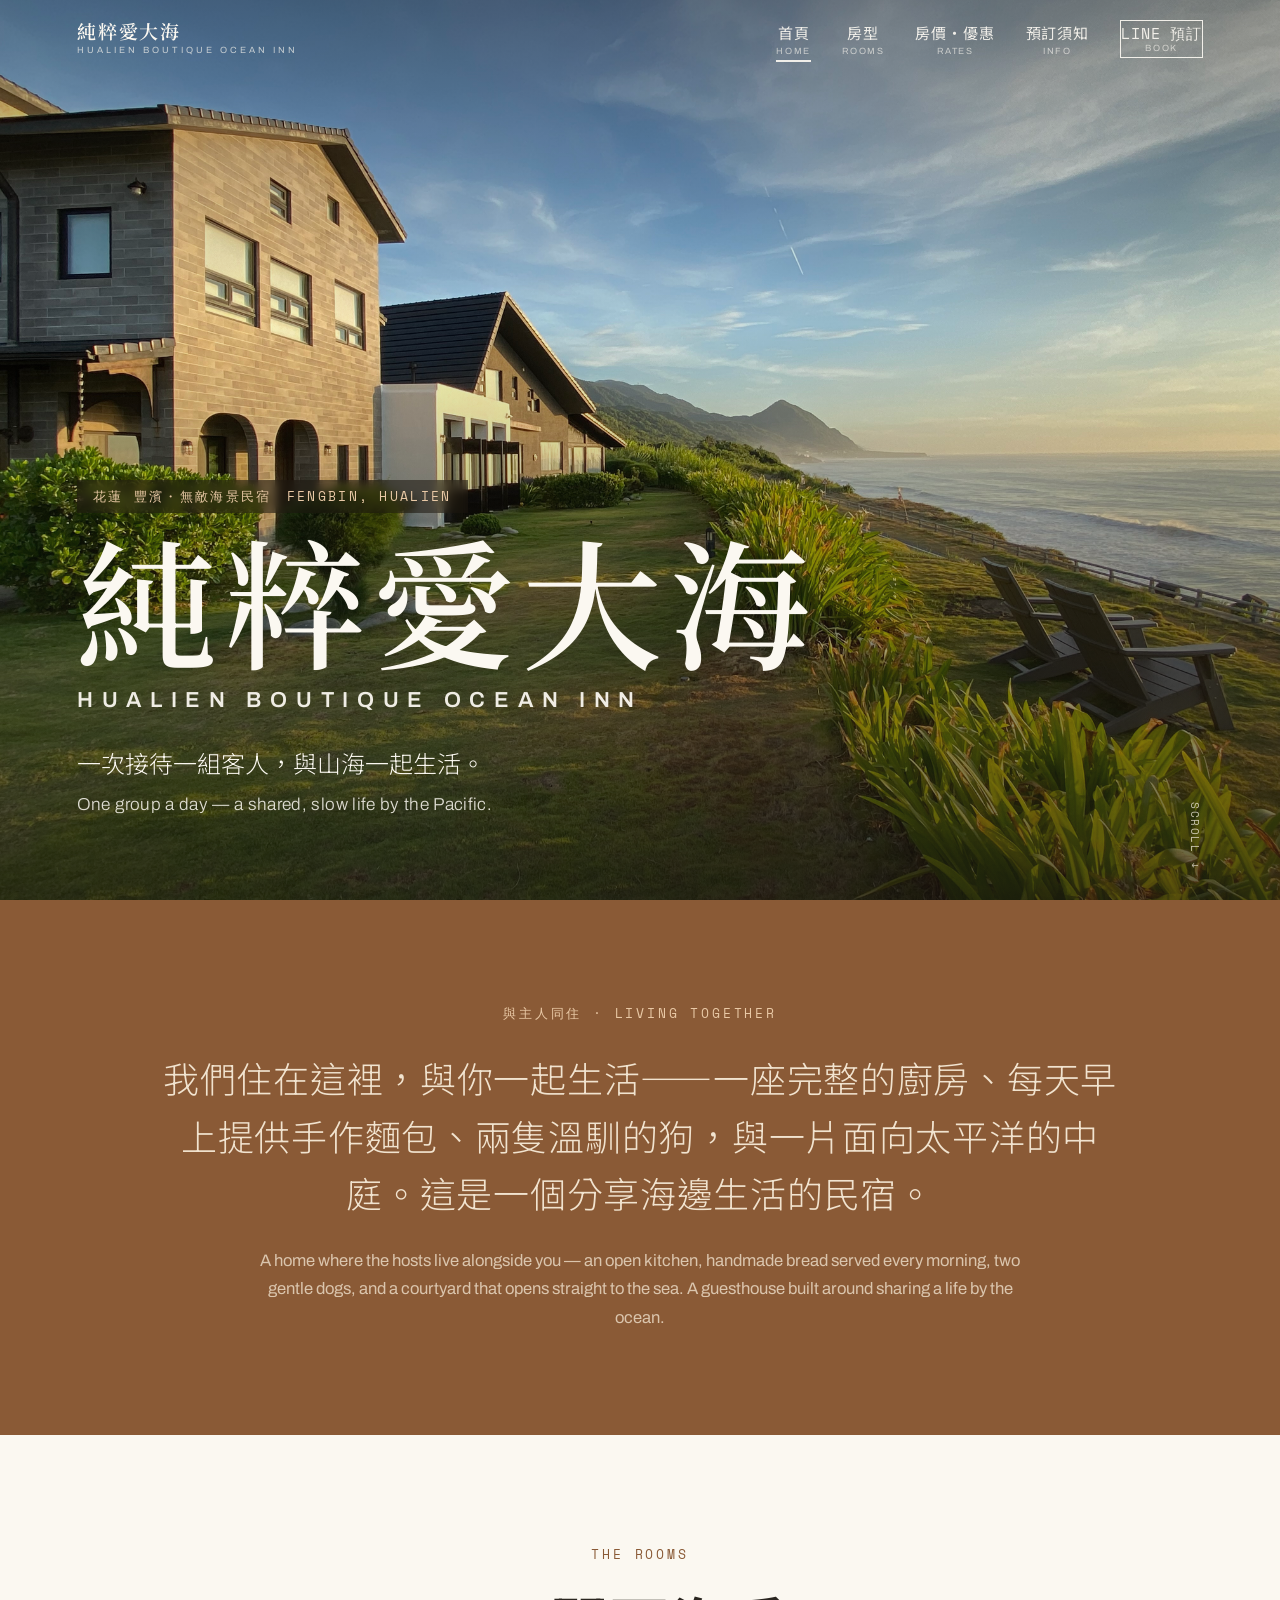
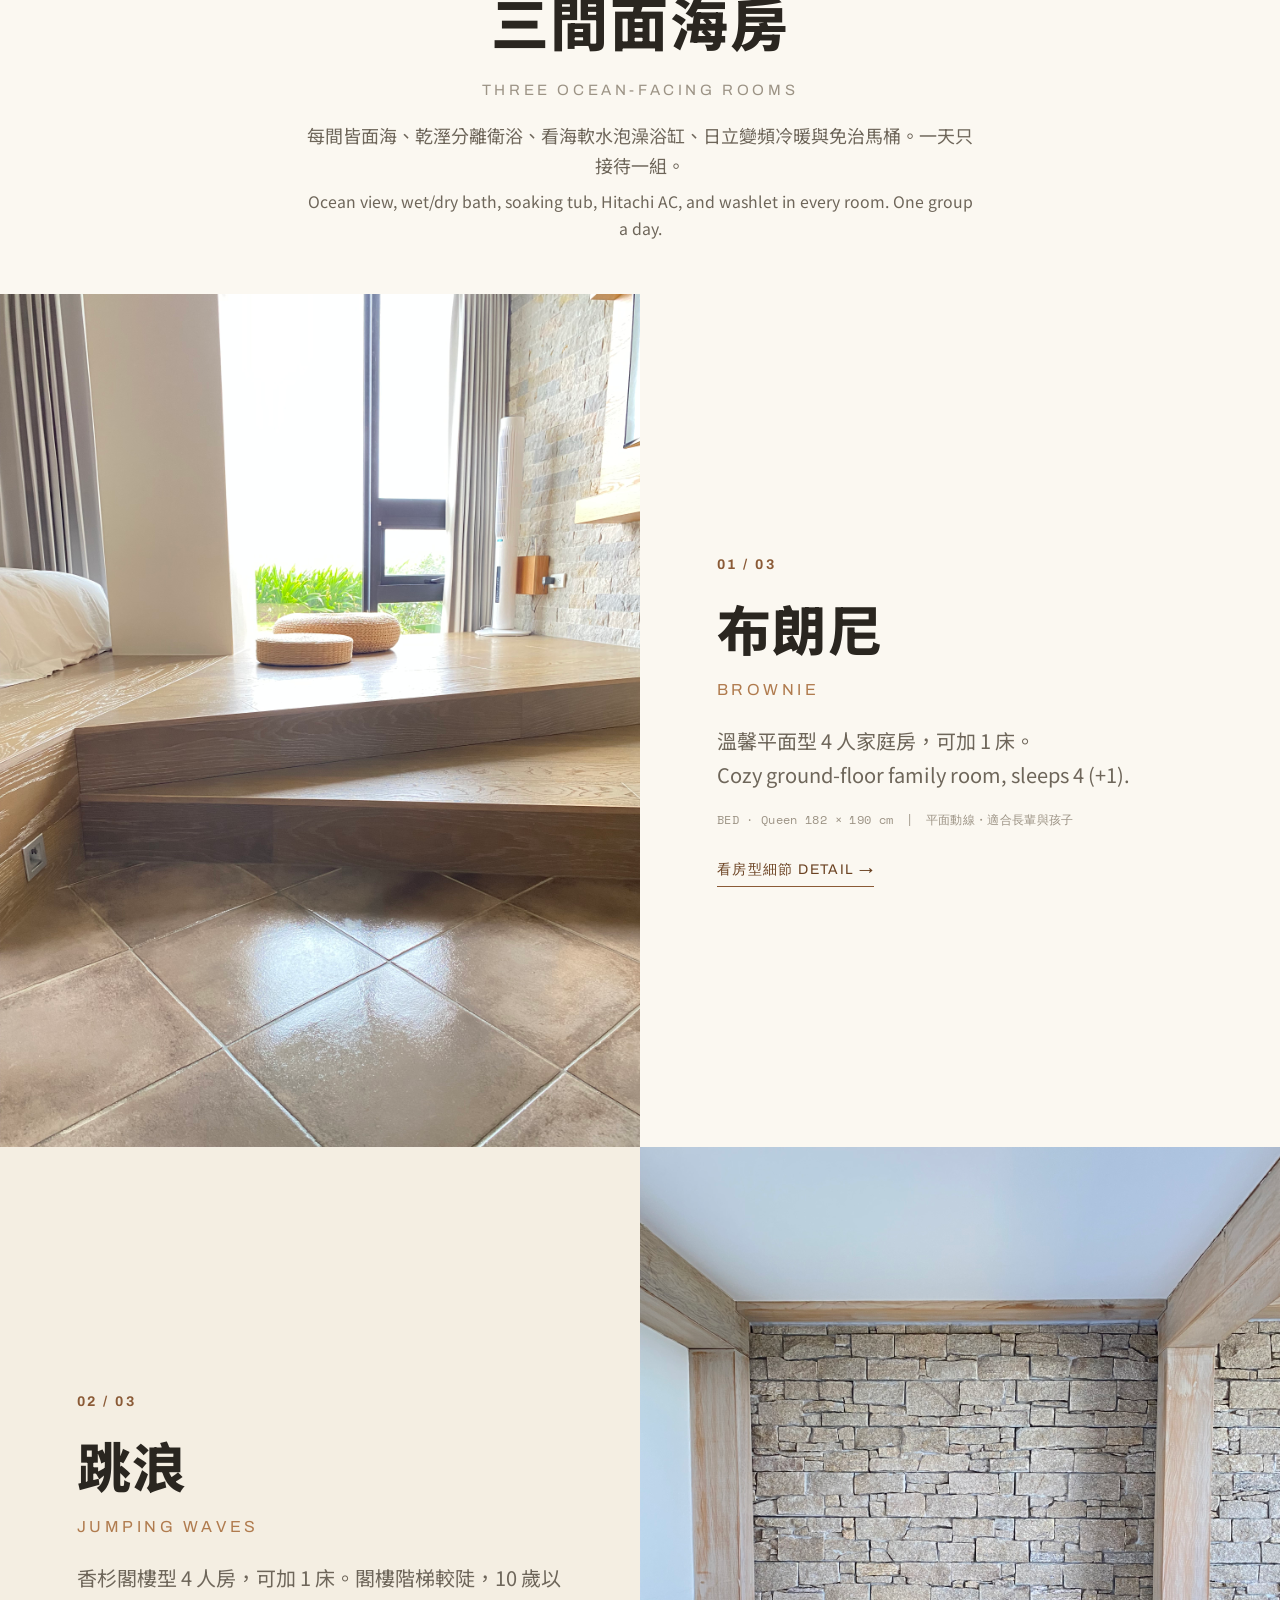
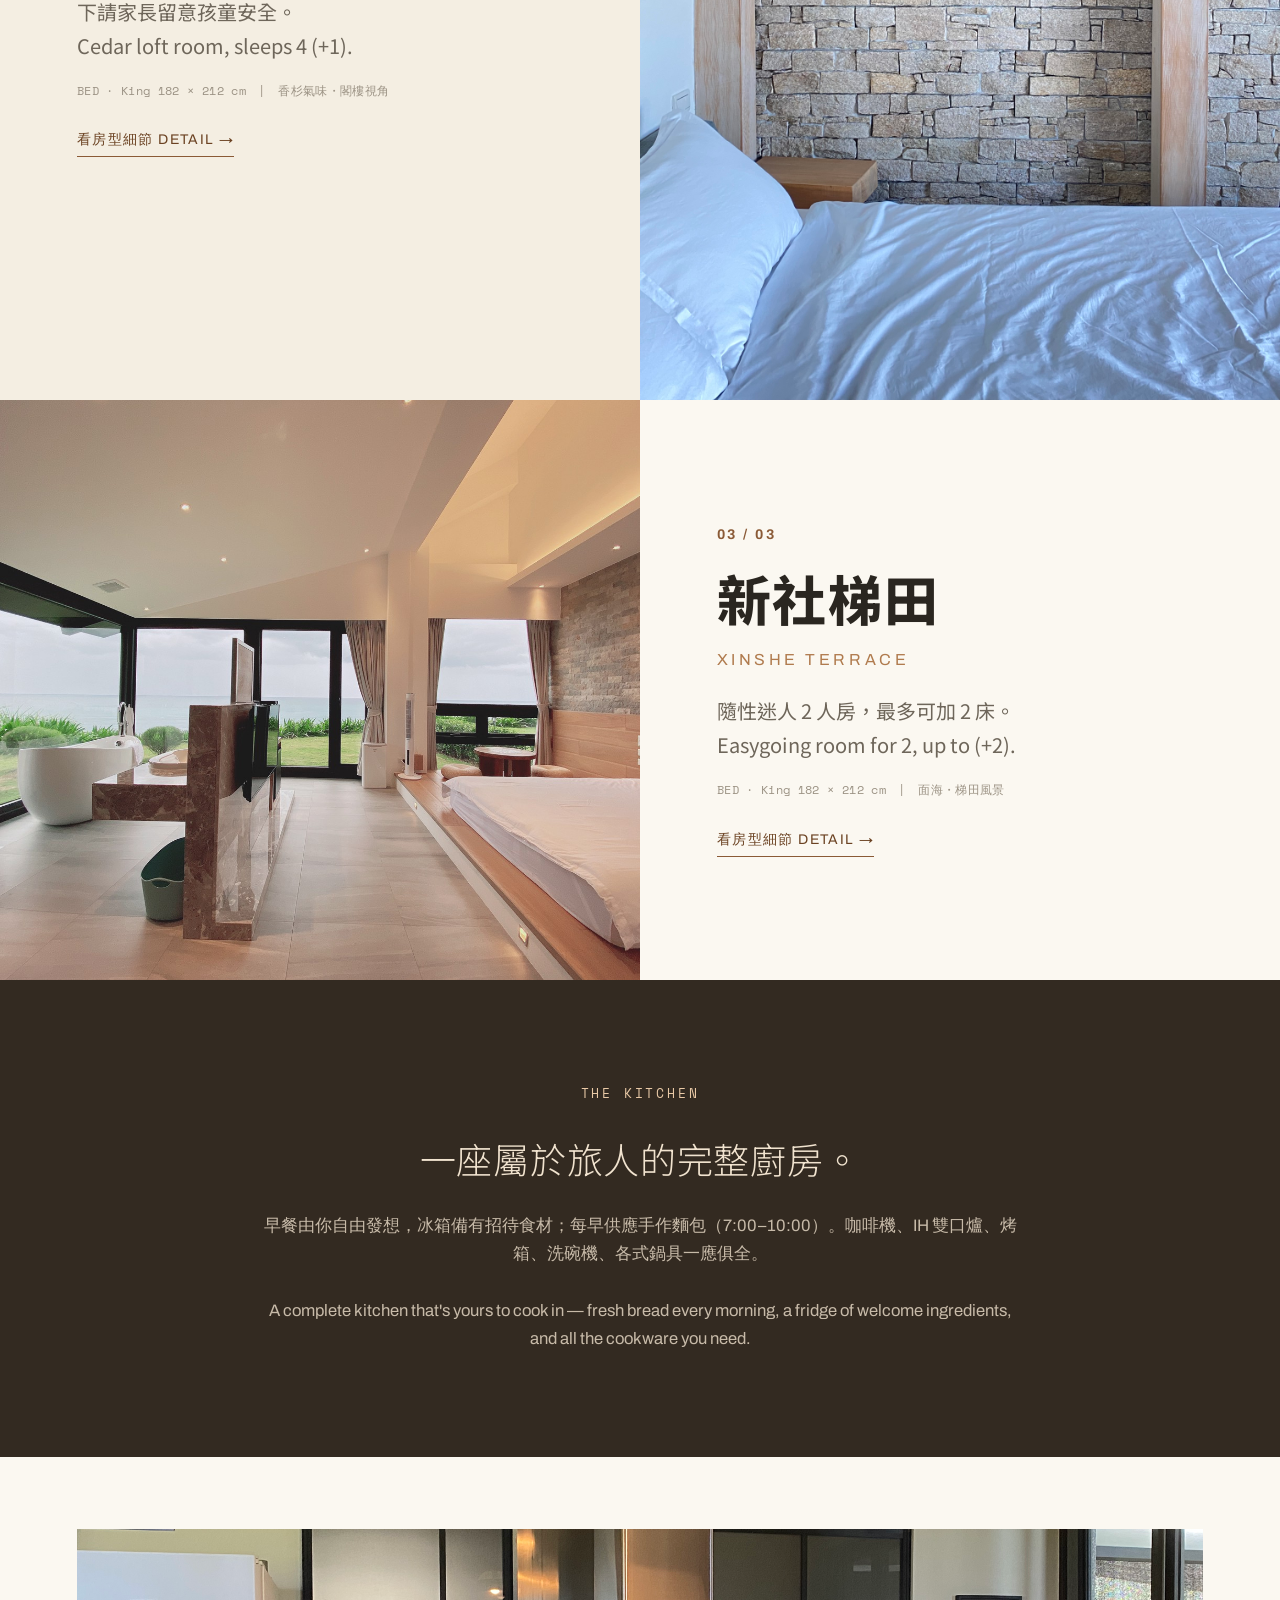
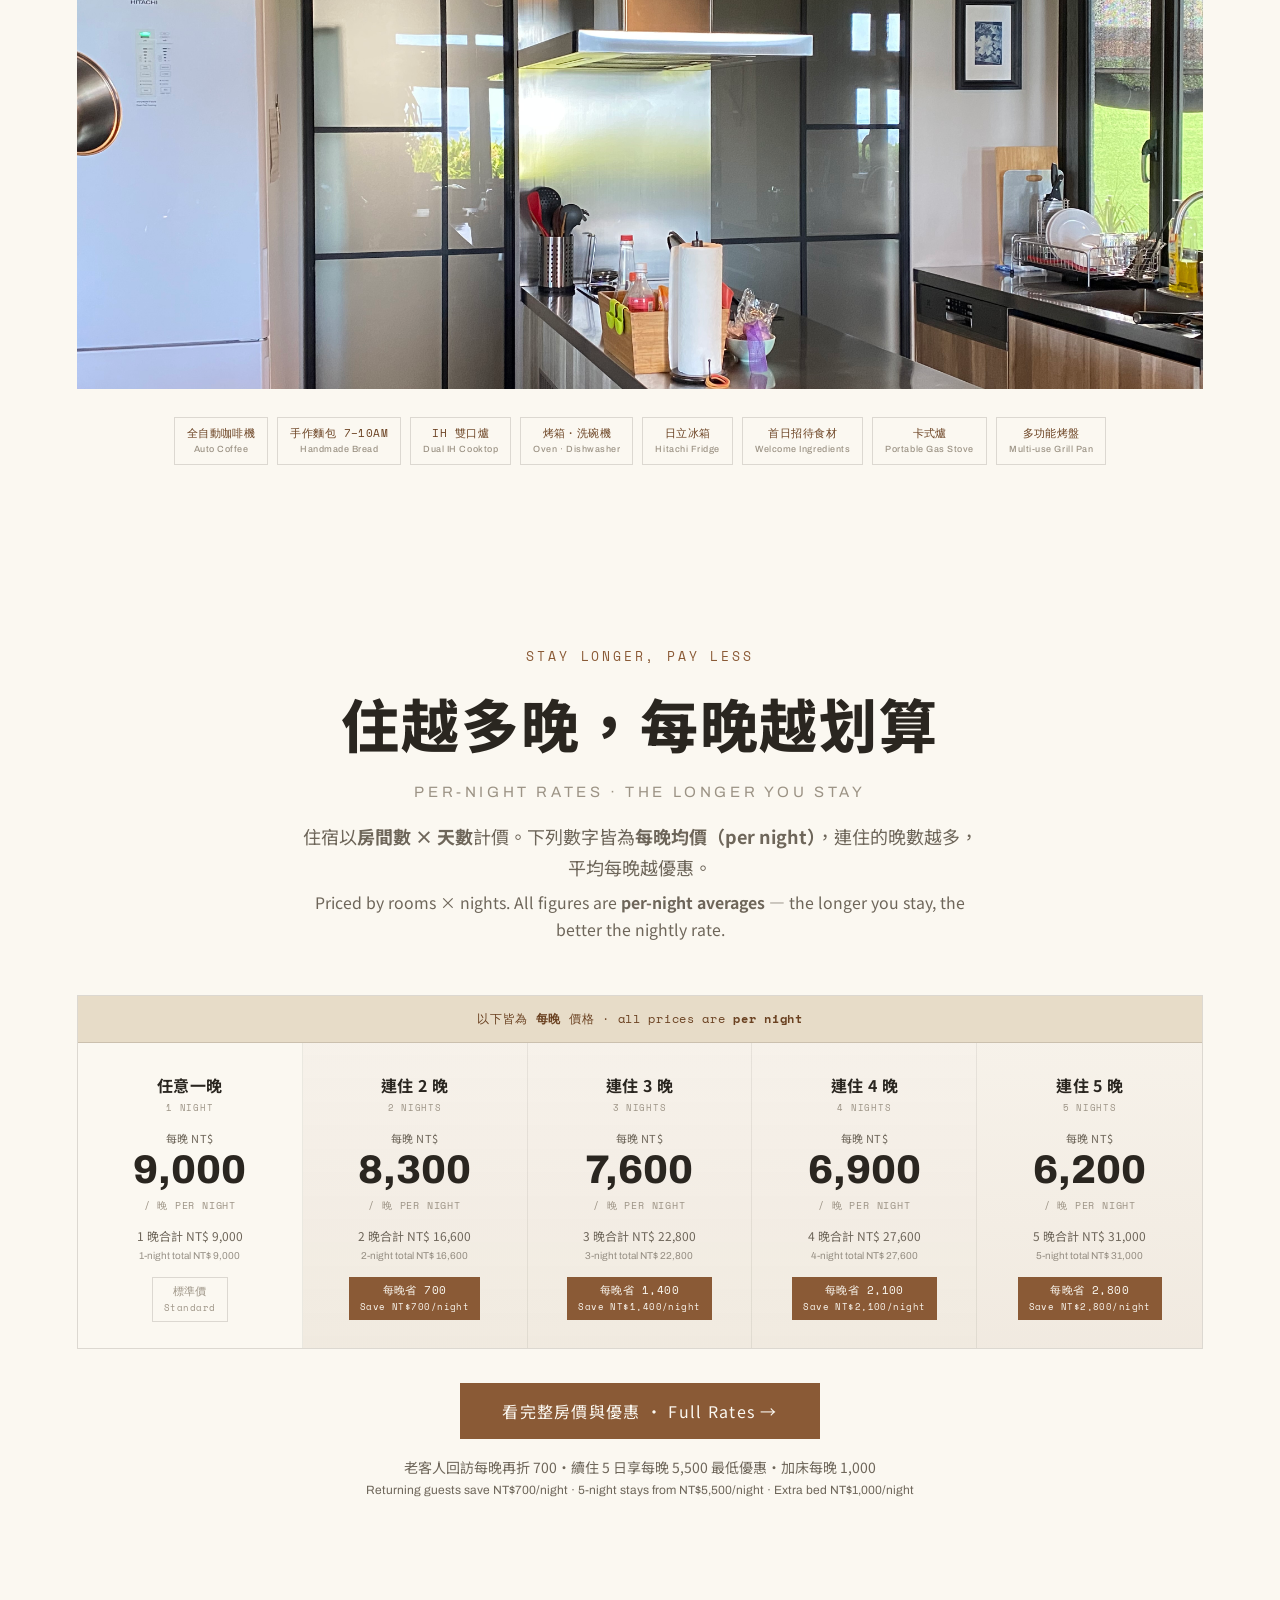
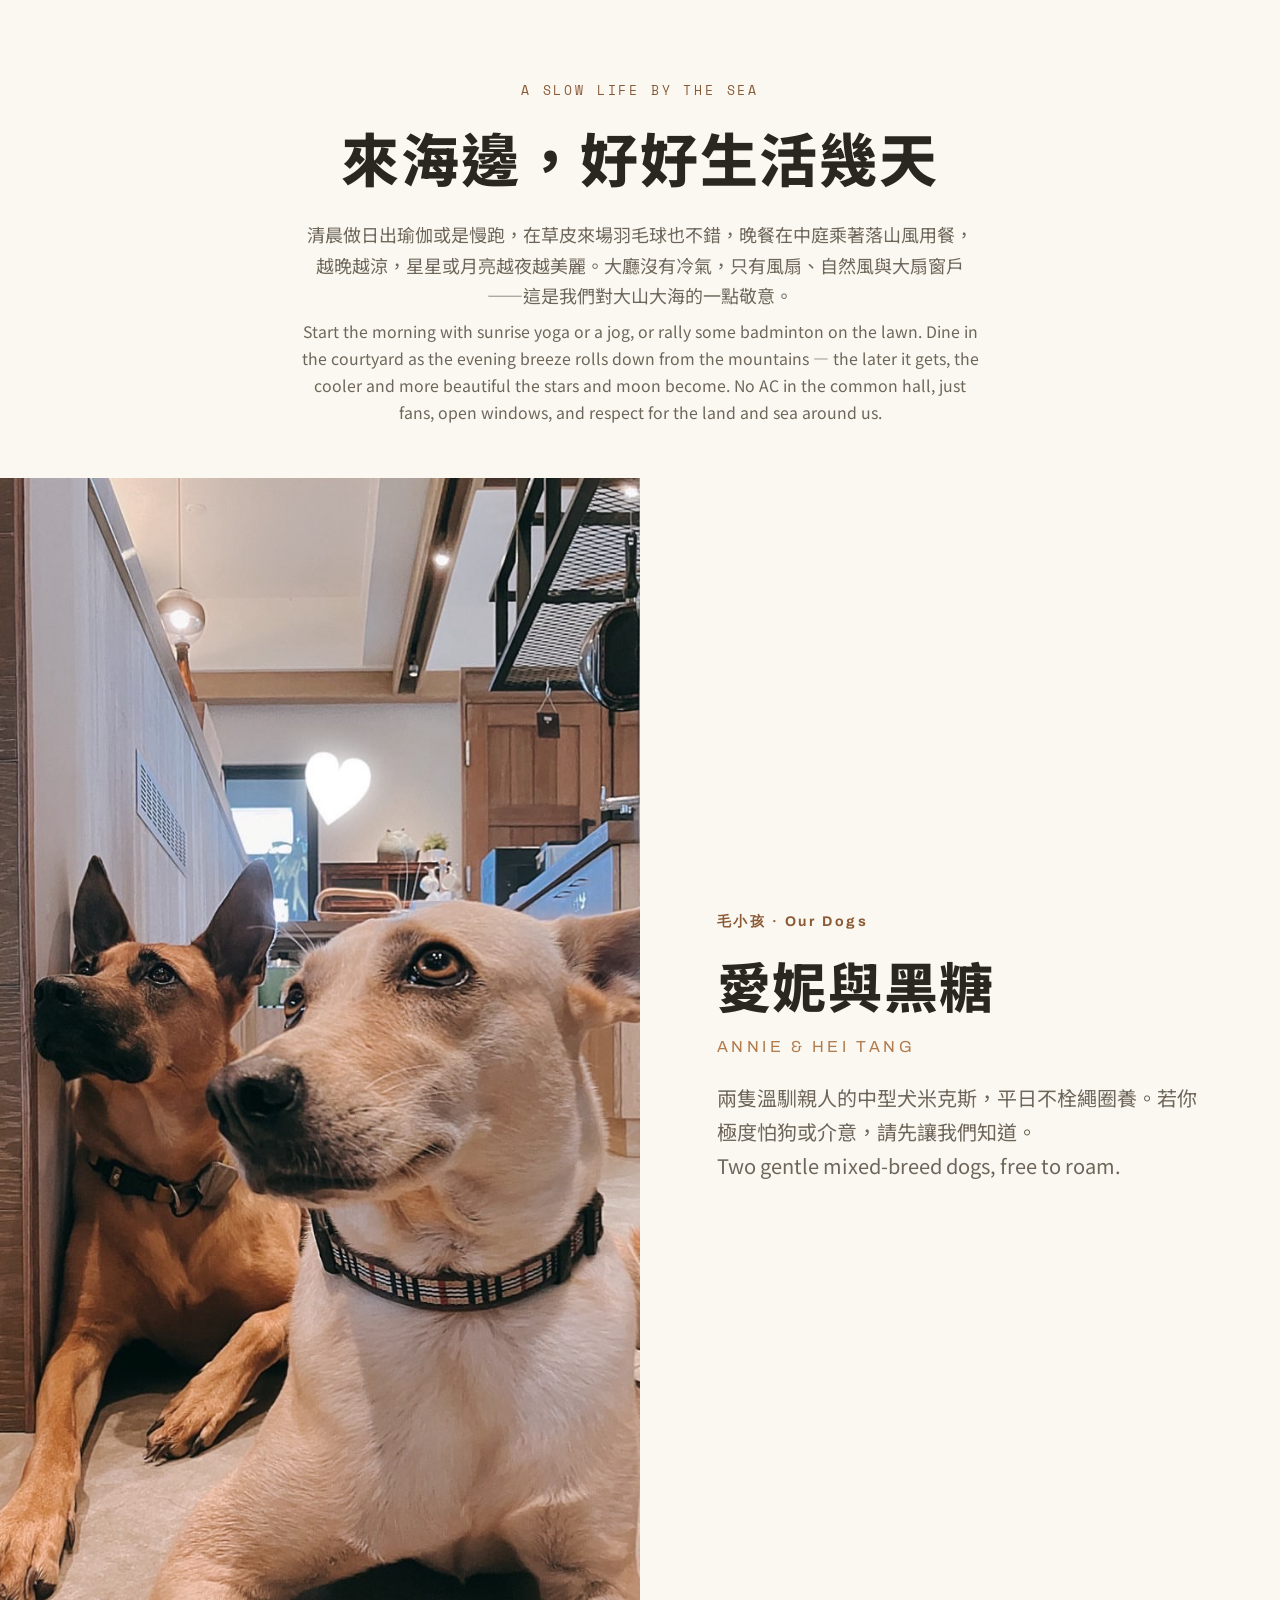
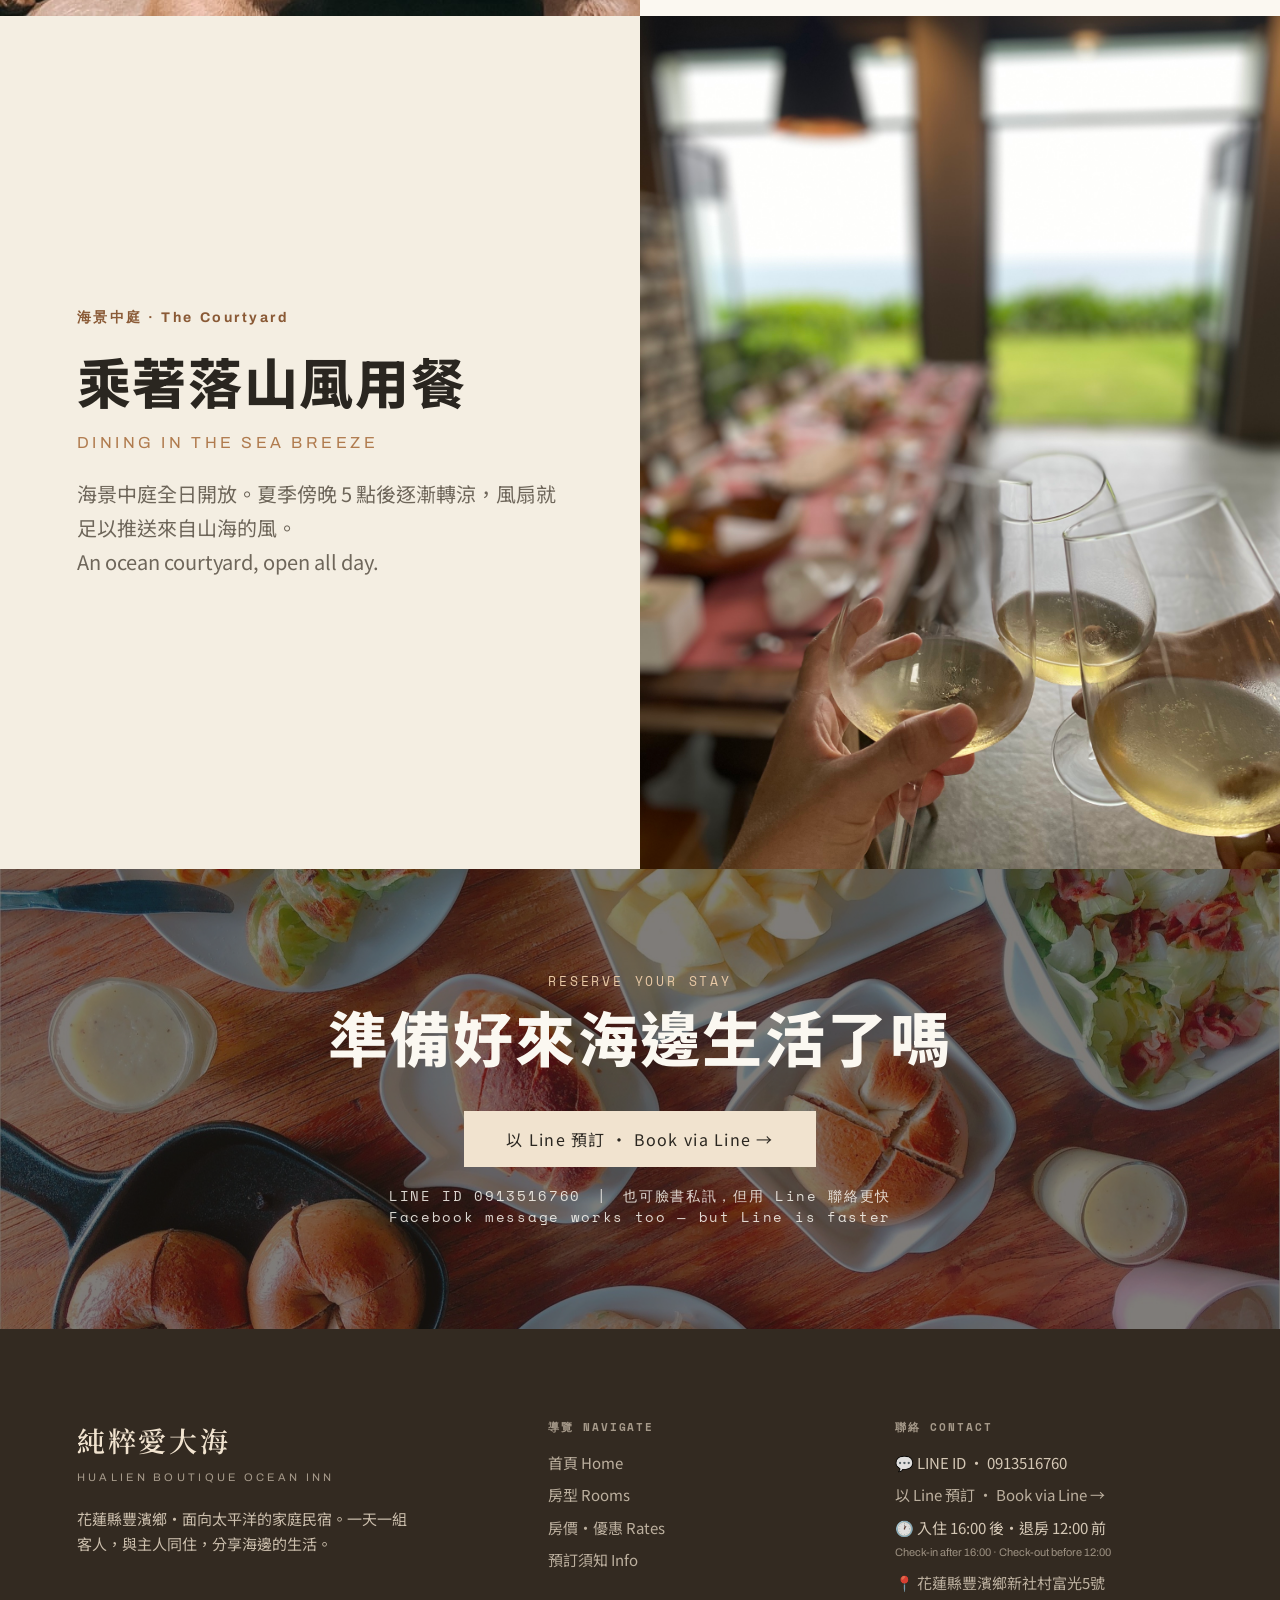
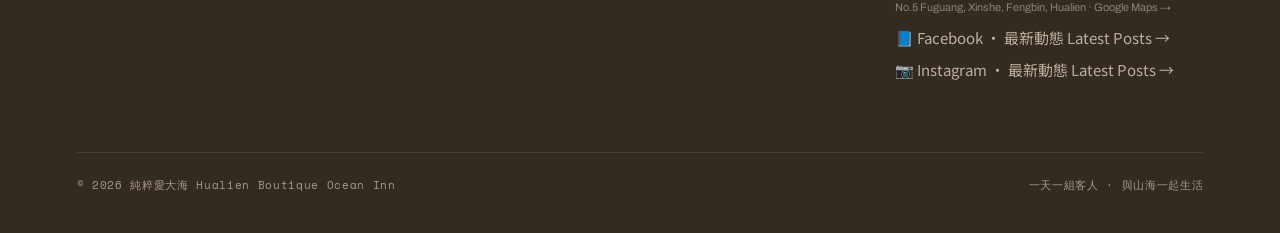
<file: index.html>
<!DOCTYPE html>
<html lang="zh-Hant">
<head>
<meta charset="UTF-8" />
<link rel="icon" type="image/png" href="favicon1.png" />
<link rel="apple-touch-icon" href="favicon1.png" />
<meta name="viewport" content="width=device-width, initial-scale=1.0" />
<title>純粹愛大海｜花蓮豐濱海景民宿・東海岸一次一組客人・有廚房的民宿</title>
<meta name="description" content="花蓮豐濱東海岸海景民宿，安靜、乾淨舒適，與主人同住、共享海邊生活。適合情侶、家庭與好友小聚，坐擁星空、月光海與日出美景。備有完整廚房、每早現烤麵包、三間面海房。" />
<meta name="keywords" content="花蓮豐濱海景民宿,東海岸海景民宿,花蓮海景民宿,安靜乾淨民宿,適合情侶民宿,適合家庭民宿,好友小聚民宿,星空民宿,月光海,花蓮日出,有廚房的民宿,花蓮民宿,豐濱民宿,新社民宿,花蓮太平洋民宿" />
<link rel="canonical" href="https://www.hualien-boutique-ocean-inn.tw/" />
<meta property="og:type" content="website" />
<meta property="og:url" content="https://www.hualien-boutique-ocean-inn.tw/" />
<meta property="og:title" content="純粹愛大海｜花蓮豐濱海景民宿・東海岸一次一組客人" />
<meta property="og:description" content="花蓮豐濱東海岸海景民宿，安靜、乾淨舒適，適合情侶、家庭與好友小聚。坐擁星空、月光海與日出美景，完整廚房、現烤麵包、三間面海房。" />
<meta property="og:image" content="public/images/環境/早餐示範.jpeg" />
<meta property="og:locale" content="zh_TW" />
<meta name="twitter:card" content="summary_large_image" />
<script type="application/ld+json">
{
  "@context": "https://schema.org",
  "@type": "LodgingBusiness",
  "name": "純粹愛大海 Hualien Boutique Ocean Inn",
  "description": "花蓮豐濱東海岸海景民宿，安靜、乾淨舒適，與主人同住、共享海邊生活。適合情侶、家庭與好友小聚，坐擁星空、月光海與日出美景。備有完整廚房、每早現烤麵包、三間面海房。",
  "url": "https://www.hualien-boutique-ocean-inn.tw/",
  "telephone": "+886-913-516-760",
  "address": {
    "@type": "PostalAddress",
    "streetAddress": "富光5號",
    "addressLocality": "新社村",
    "addressRegion": "豐濱鄉，花蓮縣",
    "postalCode": "976",
    "addressCountry": "TW"
  },
  "geo": {
    "@type": "GeoCoordinates",
    "latitude": 23.9033,
    "longitude": 121.5711
  },
  "amenityFeature": [
    {"@type": "LocationFeatureSpecification", "name": "海景", "value": true},
    {"@type": "LocationFeatureSpecification", "name": "完整廚房", "value": true},
    {"@type": "LocationFeatureSpecification", "name": "免費 Wi-Fi", "value": true},
    {"@type": "LocationFeatureSpecification", "name": "Tesla 電動車充電樁", "value": true},
    {"@type": "LocationFeatureSpecification", "name": "浴缸", "value": true}
  ],
  "numberOfRooms": 3,
  "checkinTime": "16:00",
  "checkoutTime": "12:00",
  "sameAs": [
    "https://www.facebook.com/hualien.boutique.ocean.inn",
    "https://www.instagram.com/hualien_boutique_ocean_inn"
  ]
}
</script>
<link rel="preconnect" href="https://fonts.googleapis.com" />
<link rel="preconnect" href="https://fonts.gstatic.com" crossorigin />
<link href="https://fonts.googleapis.com/css2?family=Noto+Sans+TC:wght@300;400;500;700;900&family=Noto+Serif+TC:wght@300;400;600&family=Archivo:wght@400;500;600;700;800&family=Space+Mono:wght@400;700&display=swap" rel="stylesheet" />
<link rel="stylesheet" href="site.css" />
<style>
  .hero-bg{position:absolute;inset:0;background-image:url('public/images/環境/戶外3.jpeg');background-size:cover;background-position:center;}
  .hero-bg::before{content:"";position:absolute;inset:0;background:linear-gradient(180deg,rgba(28,22,16,0.42) 0%,rgba(28,22,16,0.04) 36%,rgba(28,22,16,0.7) 100%);}
  .row .pic img{width:100%;height:100%;object-fit:cover;display:block;}
  .row .pic{overflow:hidden;}
  .kitchen-photo{width:100%;height:clamp(280px,40vw,460px);object-fit:cover;display:block;}
  .cta-bg{position:absolute;inset:0;background-image:url('public/images/內裝/IMG_4109.JPG');background-size:cover;background-position:center;}
  .cta-bg::before{content:"";position:absolute;inset:0;background:rgba(28,22,16,0.56);}
</style>
</head>
<body>

<nav class="nav nav--over">
  <a class="brand" href="index.html"><b>純粹愛大海</b><small>Hualien Boutique Ocean Inn</small></a>
  <div class="links">
    <a href="index.html" class="active">首頁<small>Home</small></a>
    <a href="房型.html">房型<small>Rooms</small></a>
    <a href="房價與優惠.html">房價・優惠<small>Rates</small></a>
    <a href="預訂須知.html">預訂須知<small>Info</small></a>
    <a class="book" href="https://line.me/ti/p/~0913516760">LINE 預訂<small>Book</small></a>
  </div>
  <button class="burger" aria-label="選單"><span></span><span></span><span></span></button>
</nav>

<header class="hero">
  <div class="bg hero-bg"></div>
  <div class="copy">
    <div class="eyebrow" style="display:inline-block;background:rgba(28,22,16,0.55);backdrop-filter:blur(4px);padding:7px 16px;letter-spacing:0.18em;color:#E9C9A6;">花蓮 豐濱・無敵海景民宿　Fengbin, Hualien</div>
    <h1>純粹愛大海</h1>
    <div class="lat">Hualien Boutique Ocean Inn</div>
    <p class="tag">一次接待一組客人，與山海一起生活。
      <span class="e">One group a day — a shared, slow life by the Pacific.</span>
    </p>
  </div>
  <div class="scroll">SCROLL ↓</div>
</header>

<section class="band">
  <div class="eyebrow">與主人同住 · Living Together</div>
  <p class="lead">我們住在這裡，與你一起生活——一座完整的廚房、每天早上提供手作麵包、兩隻溫馴的狗，與一片面向太平洋的中庭。這是一個分享海邊生活的民宿。</p>
  <p class="en2">A home where the hosts live alongside you — an open kitchen, handmade bread served every morning, two gentle dogs, and a courtyard that opens straight to the sea. A guesthouse built around sharing a life by the ocean.</p>
</section>

<div class="shead">
  <div class="eyebrow">The Rooms</div>
  <h2>三間面海房</h2>
  <span class="en">Three ocean-facing rooms</span>
  <p>每間皆面海、乾溼分離衛浴、看海軟水泡澡浴缸、日立變頻冷暖與免治馬桶。一天只接待一組。<br><span class="en2" style="font-size:0.88em;display:block;margin-top:8px;">Ocean view, wet/dry bath, soaking tub, Hitachi AC, and washlet in every room. One group a day.</span></p>
</div>

<section class="rows">
  <article class="row">
    <div class="pic" data-label="01 布朗尼 Brownie"><img src="public/images/房型/布朗尼/IMG_1954.jpeg" alt="布朗尼房間" style="object-position:center 30%;" /></div>
    <div class="txt">
      <div class="no">01 / 03</div>
      <h3>布朗尼</h3>
      <div class="ren">Brownie</div>
      <p class="desc">溫馨平面型 4 人家庭房，可加 1 床。<br>Cozy ground-floor family room, sleeps 4 (+1).</p>
      <div class="meta">BED · Queen 182 × 190 cm　|　平面動線・適合長輩與孩子</div>
      <a class="more" href="房型.html#brownie">看房型細節 Detail →</a>
    </div>
  </article>
  <article class="row rev">
    <div class="pic" data-label="02 跳浪 Jumping Waves"><img src="public/images/房型/跳浪/IMG_4051.jpeg" alt="跳浪閣樓房" /></div>
    <div class="txt">
      <div class="no">02 / 03</div>
      <h3>跳浪</h3>
      <div class="ren">Jumping Waves</div>
      <p class="desc">香杉閣樓型 4 人房，可加 1 床。閣樓階梯較陡，10 歲以下請家長留意孩童安全。<br>Cedar loft room, sleeps 4 (+1).</p>
      <div class="meta">BED · King 182 × 212 cm　|　香杉氣味・閣樓視角</div>
      <a class="more" href="房型.html#tiaolang">看房型細節 Detail →</a>
    </div>
  </article>
  <article class="row">
    <div class="pic" data-label="03 新社梯田 Xinshe Terrace"><img src="public/images/房型/梯田/line_97487435151553.jpg" alt="新社梯田雙人房" /></div>
    <div class="txt">
      <div class="no">03 / 03</div>
      <h3>新社梯田</h3>
      <div class="ren">Xinshe Terrace</div>
      <p class="desc">隨性迷人 2 人房，最多可加 2 床。<br>Easygoing room for 2, up to (+2).</p>
      <div class="meta">BED · King 182 × 212 cm　|　面海・梯田風景</div>
      <a class="more" href="房型.html#xinshe">看房型細節 Detail →</a>
    </div>
  </article>
</section>

<section class="band band--dark">
  <div class="eyebrow">The Kitchen</div>
  <p class="lead">一座屬於旅人的完整廚房。</p>
  <p class="en2">早餐由你自由發想，冰箱備有招待食材；每早供應手作麵包（7:00–10:00）。咖啡機、IH 雙口爐、烤箱、洗碗機、各式鍋具一應俱全。<br><br>A complete kitchen that's yours to cook in — fresh bread every morning, a fridge of welcome ingredients, and all the cookware you need.</p>
</section>

<section class="wrap" style="padding-top:clamp(40px,6vw,72px);padding-bottom:clamp(40px,6vw,72px);">
  <img class="kitchen-photo" src="public/images/內裝/廚房抽油煙機.jpeg" alt="開放式廚房" />
  <div class="chips" style="justify-content:center;margin-top:28px;">
    <span>全自動咖啡機<small>Auto Coffee</small></span><span>手作麵包 7–10AM<small>Handmade Bread</small></span><span>IH 雙口爐<small>Dual IH Cooktop</small></span><span>烤箱・洗碗機<small>Oven · Dishwasher</small></span>
    <span>日立冰箱<small>Hitachi Fridge</small></span><span>首日招待食材<small>Welcome Ingredients</small></span><span>卡式爐<small>Portable Gas Stove</small></span><span>多功能烤盤<small>Multi-use Grill Pan</small></span>
  </div>
</section>

<div class="shead">
  <div class="eyebrow">Stay Longer, Pay Less</div>
  <h2>住越多晚，每晚越划算</h2>
  <span class="en">Per-night rates · the longer you stay</span>
  <p>住宿以<b>房間數 × 天數</b>計價。下列數字皆為<b>每晚均價（per night）</b>，連住的晚數越多，平均每晚越優惠。<br><span class="en2" style="font-size:0.88em;display:block;margin-top:8px;">Priced by rooms × nights. All figures are <b>per-night averages</b> — the longer you stay, the better the nightly rate.</span></p>
</div>

<section class="wrap" style="padding-bottom:clamp(40px,6vw,72px);">
  <div class="rate-strip">
    <div class="rate-note">以下皆為 <b>每晚</b> 價格 · all prices are <b>per night</b></div>
    <div class="rate-grid" id="rateGrid"></div>
  </div>
  <div style="text-align:center;margin-top:34px;">
    <a class="btn btn--wood" href="房價與優惠.html">看完整房價與優惠 · Full Rates →</a>
    <p style="font-size:14px;color:var(--ink-soft);margin-top:18px;">
      老客人回訪每晚再折 700・續住 5 日享每晚 5,500 最低優惠・加床每晚 1,000<br>
      <span style="font-family:var(--grot);font-size:12px;">Returning guests save NT$700/night · 5-night stays from NT$5,500/night · Extra bed NT$1,000/night</span>
    </p>
  </div>
</section>

<div class="shead">
  <div class="eyebrow">A Slow Life by the Sea</div>
  <h2>來海邊，好好生活幾天</h2>
  <p>清晨做日出瑜伽或是慢跑，在草皮來場羽毛球也不錯，晚餐在中庭乘著落山風用餐，越晚越涼，星星或月亮越夜越美麗。大廳沒有冷氣，只有風扇、自然風與大扇窗戶——這是我們對大山大海的一點敬意。<br><span class="en2" style="font-size:0.88em;display:block;margin-top:8px;">Start the morning with sunrise yoga or a jog, or rally some badminton on the lawn. Dine in the courtyard as the evening breeze rolls down from the mountains — the later it gets, the cooler and more beautiful the stars and moon become. No AC in the common hall, just fans, open windows, and respect for the land and sea around us.</span></p>
</div>

<section class="rows">
  <article class="row">
    <div class="pic"><img src="public/images/內裝/狗狗阿孟.JPG" alt="兩隻毛小孩" /></div>
    <div class="txt">
      <div class="no">毛小孩 · Our Dogs</div>
      <h3>愛妮與黑糖</h3>
      <div class="ren">ANNIE &amp; HEI TANG</div>
      <p class="desc">兩隻溫馴親人的中型犬米克斯，平日不栓繩圈養。若你極度怕狗或介意，請先讓我們知道。<br>Two gentle mixed-breed dogs, free to roam.</p>
    </div>
  </article>
  <article class="row rev">
    <div class="pic"><img src="public/images/內裝/中庭用餐.jpeg" alt="海景中庭" /></div>
    <div class="txt">
      <div class="no">海景中庭 · The Courtyard</div>
      <h3>乘著落山風用餐</h3>
      <div class="ren">Dining in the sea breeze</div>
      <p class="desc">海景中庭全日開放。夏季傍晚 5 點後逐漸轉涼，風扇就足以推送來自山海的風。<br>An ocean courtyard, open all day.</p>
    </div>
  </article>
</section>

<section class="cta">
  <div class="cta-bg"></div>
  <div class="eyebrow" style="color:#E9C9A6;">Reserve Your Stay</div>
  <h2>準備好來海邊生活了嗎</h2>
  <a class="btn btn--cream" href="https://line.me/ti/p/~0913516760">以 Line 預訂 · Book via Line →</a>
  <div class="sub">LINE ID 0913516760　|　也可臉書私訊，但用 Line 聯絡更快<br>Facebook message works too — but Line is faster</div>
</section>

<footer class="footer">
  <div class="top">
    <div class="brand">
      <b>純粹愛大海</b><small>Hualien Boutique Ocean Inn</small>
      <p>花蓮縣豐濱鄉・面向太平洋的家庭民宿。一天一組客人，與主人同住，分享海邊的生活。</p>
    </div>
    <div>
      <h4>導覽 Navigate</h4>
      <ul>
        <li><a href="index.html">首頁 Home</a></li>
        <li><a href="房型.html">房型 Rooms</a></li>
        <li><a href="房價與優惠.html">房價・優惠 Rates</a></li>
        <li><a href="預訂須知.html">預訂須知 Info</a></li>
      </ul>
    </div>
    <div>
      <h4>聯絡 Contact</h4>
      <ul>
        <li>💬 LINE ID · 0913516760</li>
        <li><a href="https://line.me/ti/p/~0913516760">以 Line 預訂 · Book via Line →</a></li>
        <li>🕐 入住 16:00 後・退房 12:00 前<br><small style="font-family:var(--grot);font-size:11px;opacity:0.65;">Check-in after 16:00 · Check-out before 12:00</small></li>
        <li>📍 <a href="https://maps.app.goo.gl/5R7gDQWw7p77P7dW8" target="_blank" rel="noopener">花蓮縣豐濱鄉新社村富光5號<br><small style="font-family:var(--grot);font-size:11px;opacity:0.65;">No.5 Fuguang, Xinshe, Fengbin, Hualien · Google Maps →</small></a></li>
        <li>📘 <a href="https://www.facebook.com/hualien.boutique.ocean.inn" target="_blank" rel="noopener">Facebook · 最新動態 Latest Posts →</a></li>
        <li>📷 <a href="https://www.instagram.com/hualien_boutique_ocean_inn/" target="_blank" rel="noopener">Instagram · 最新動態 Latest Posts →</a></li>
      </ul>
    </div>
  </div>
  <div class="bot">
    <span>© 2026 純粹愛大海 Hualien Boutique Ocean Inn</span>
    <span>一天一組客人 · 與山海一起生活</span>
  </div>
</footer>

<script>
  const RATES = [
    {n:1, price:9000, cn:"任意一晚",  en:"1 night"},
    {n:2, price:8300, cn:"連住 2 晚", en:"2 nights"},
    {n:3, price:7600, cn:"連住 3 晚", en:"3 nights"},
    {n:4, price:6900, cn:"連住 4 晚", en:"4 nights"},
    {n:5, price:6200, cn:"連住 5 晚", en:"5 nights"},
  ];
  const base = RATES[0].price;
  document.getElementById('rateGrid').innerHTML = RATES.map(r=>{
    const save = base - r.price;
    return `<div class="rate-card${r.n>1?' rate-card--save':''}">
      <div class="rc-nights">${r.cn}<small>${r.en}</small></div>
      <div class="rc-price"><span class="cur">每晚 NT$</span><b>${r.price.toLocaleString()}</b></div>
      <div class="rc-per">/ 晚 per night</div>
      <div class="rc-sub">${r.n} 晚合計 NT$ ${(r.price*r.n).toLocaleString()}<br><span style="font-family:var(--grot);font-size:10px;opacity:0.7;">${r.n}-night total NT$ ${(r.price*r.n).toLocaleString()}</span></div>
      ${save>0?`<div class="rc-tag">每晚省 ${save.toLocaleString()}<br><span style="font-size:9px;font-weight:400;">Save NT$${save.toLocaleString()}/night</span></div>`:`<div class="rc-tag rc-tag--ghost">標準價<br><span style="font-size:9px;">Standard</span></div>`}
    </div>`;
  }).join('');
</script>
<script src="site.js"></script>
</body>
</html>
</file>
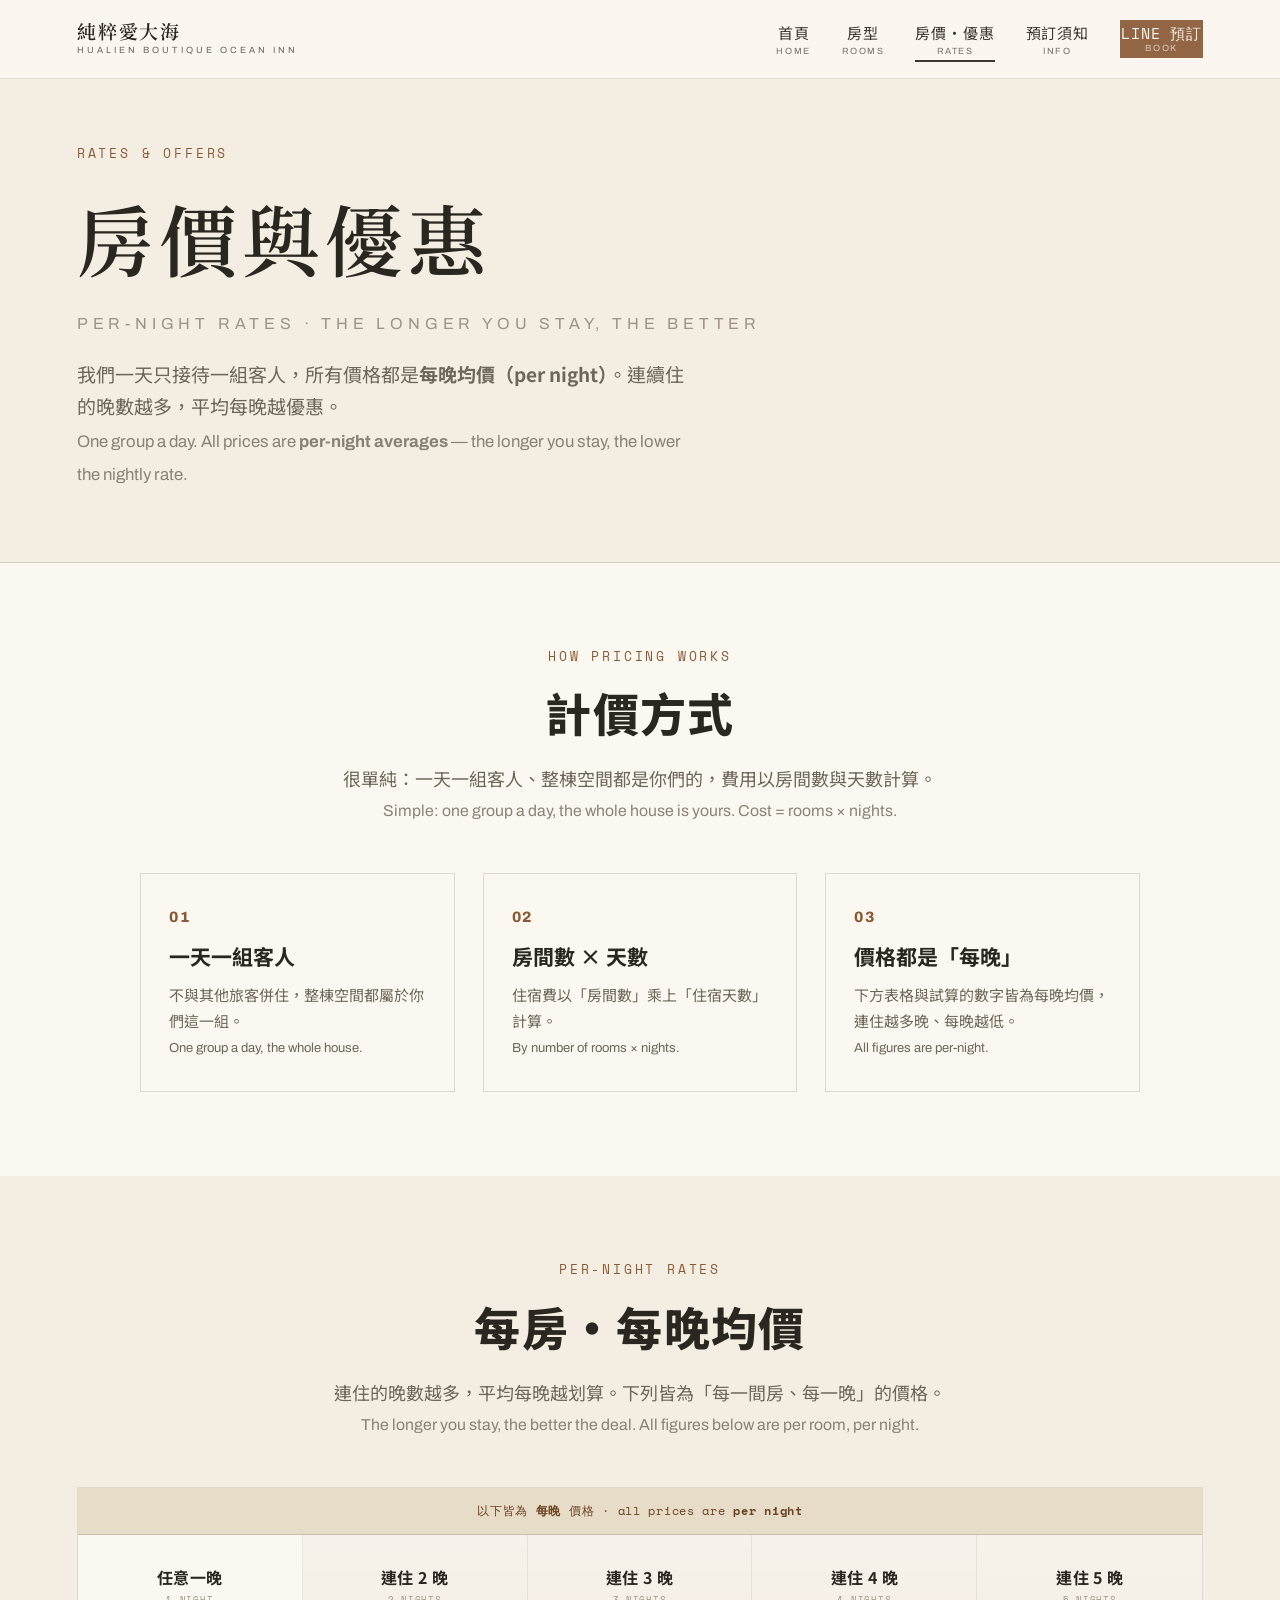
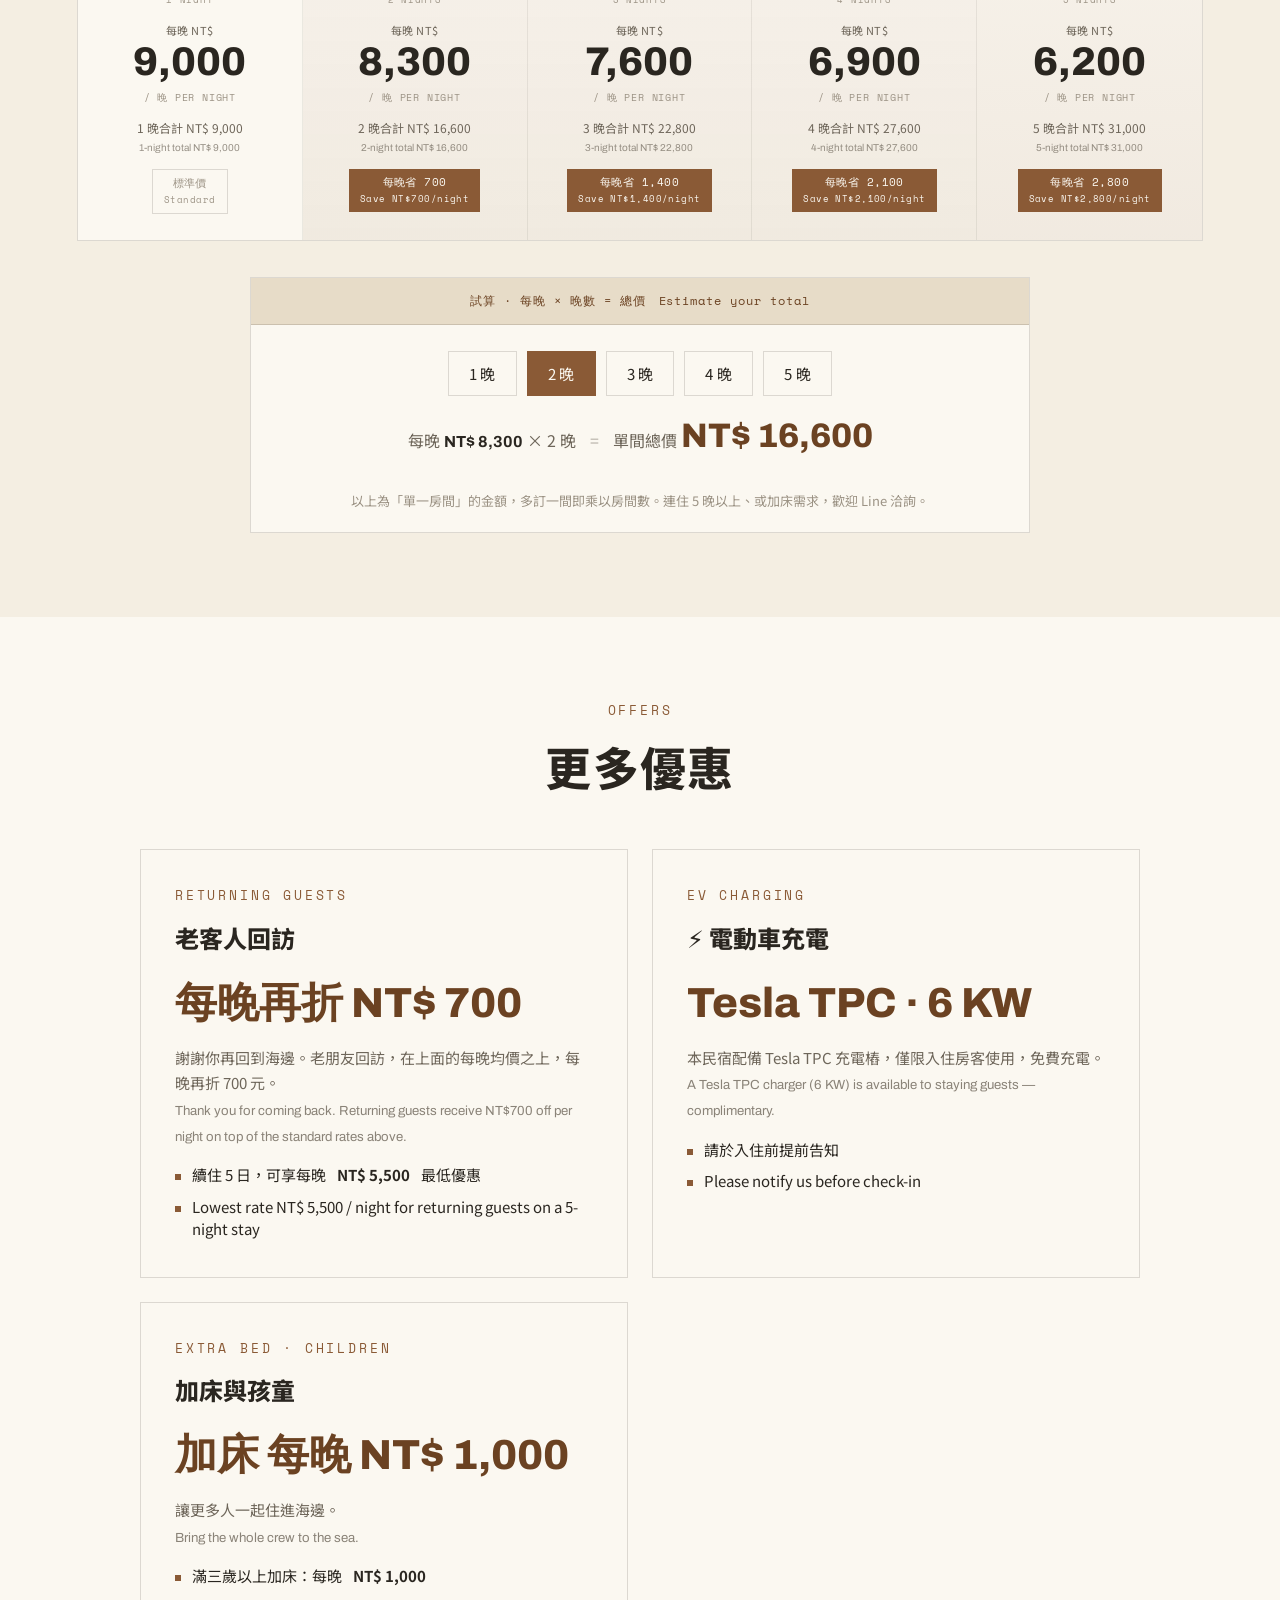
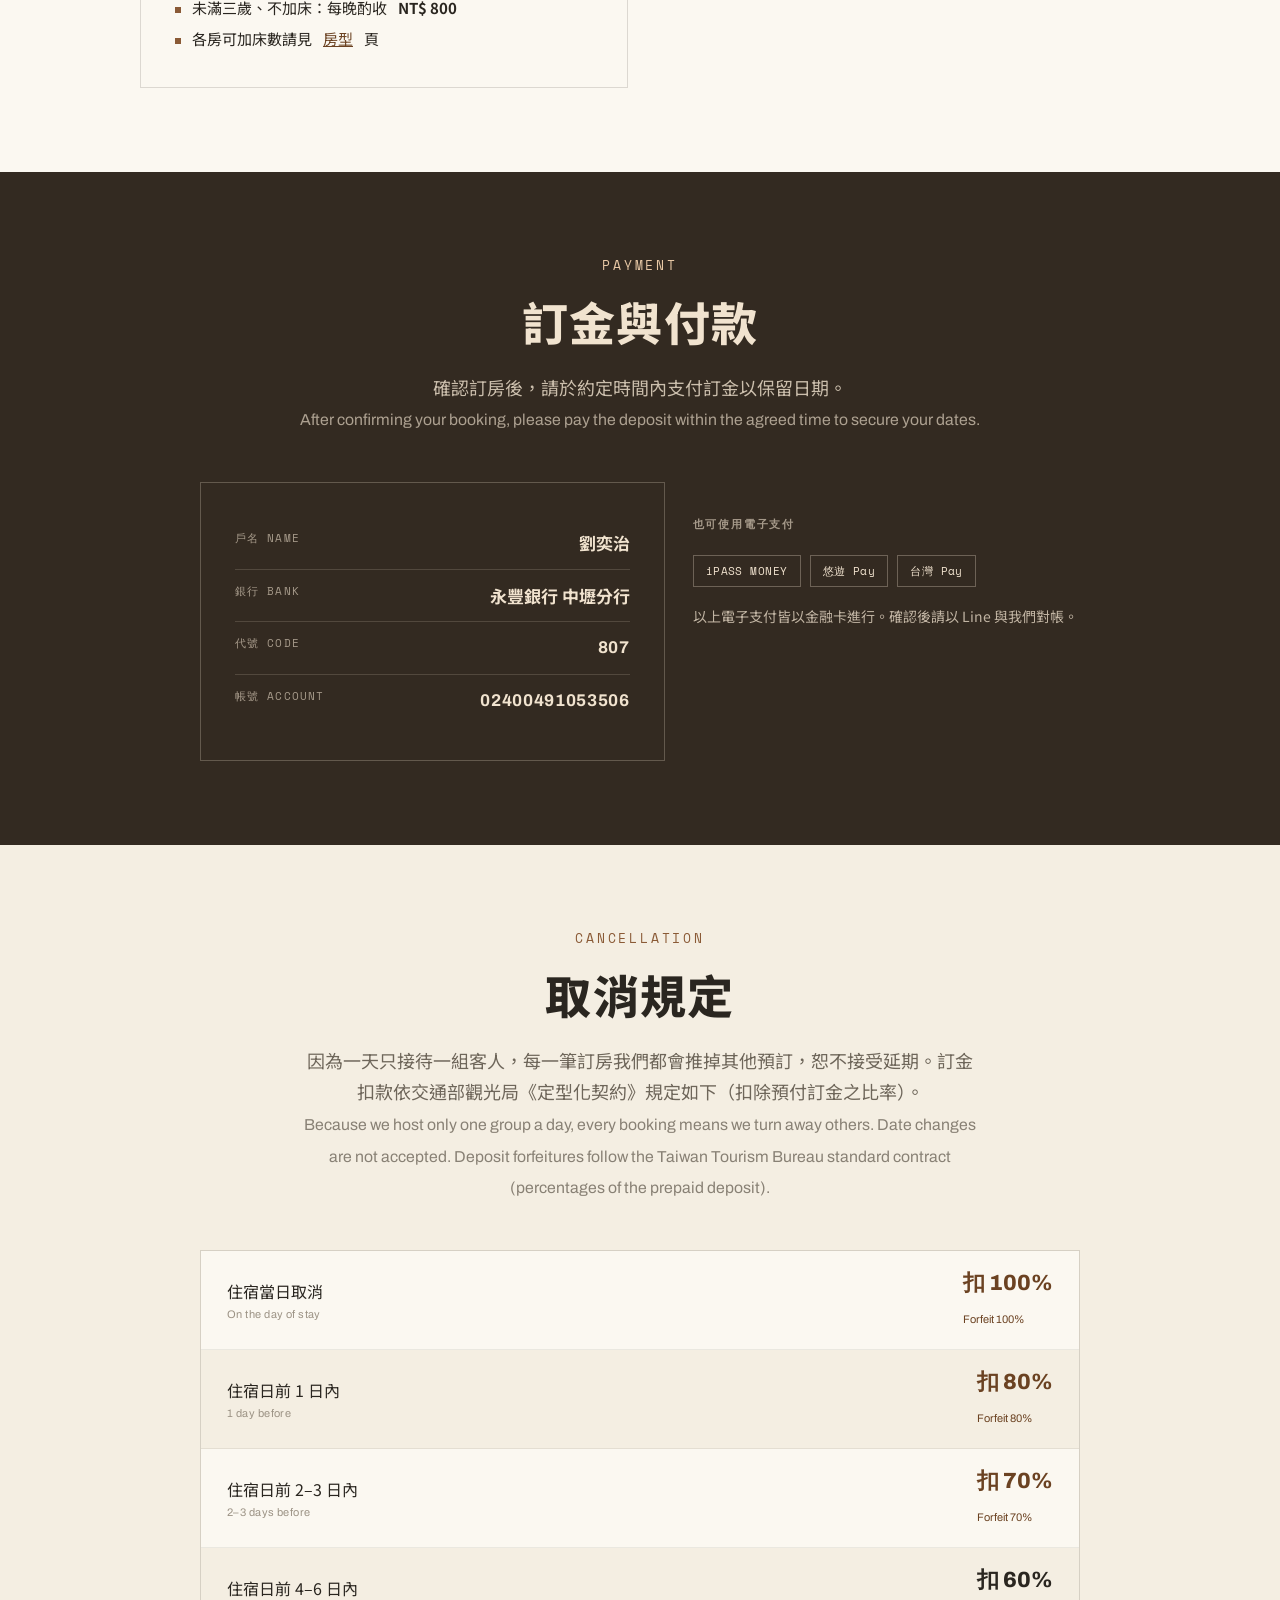
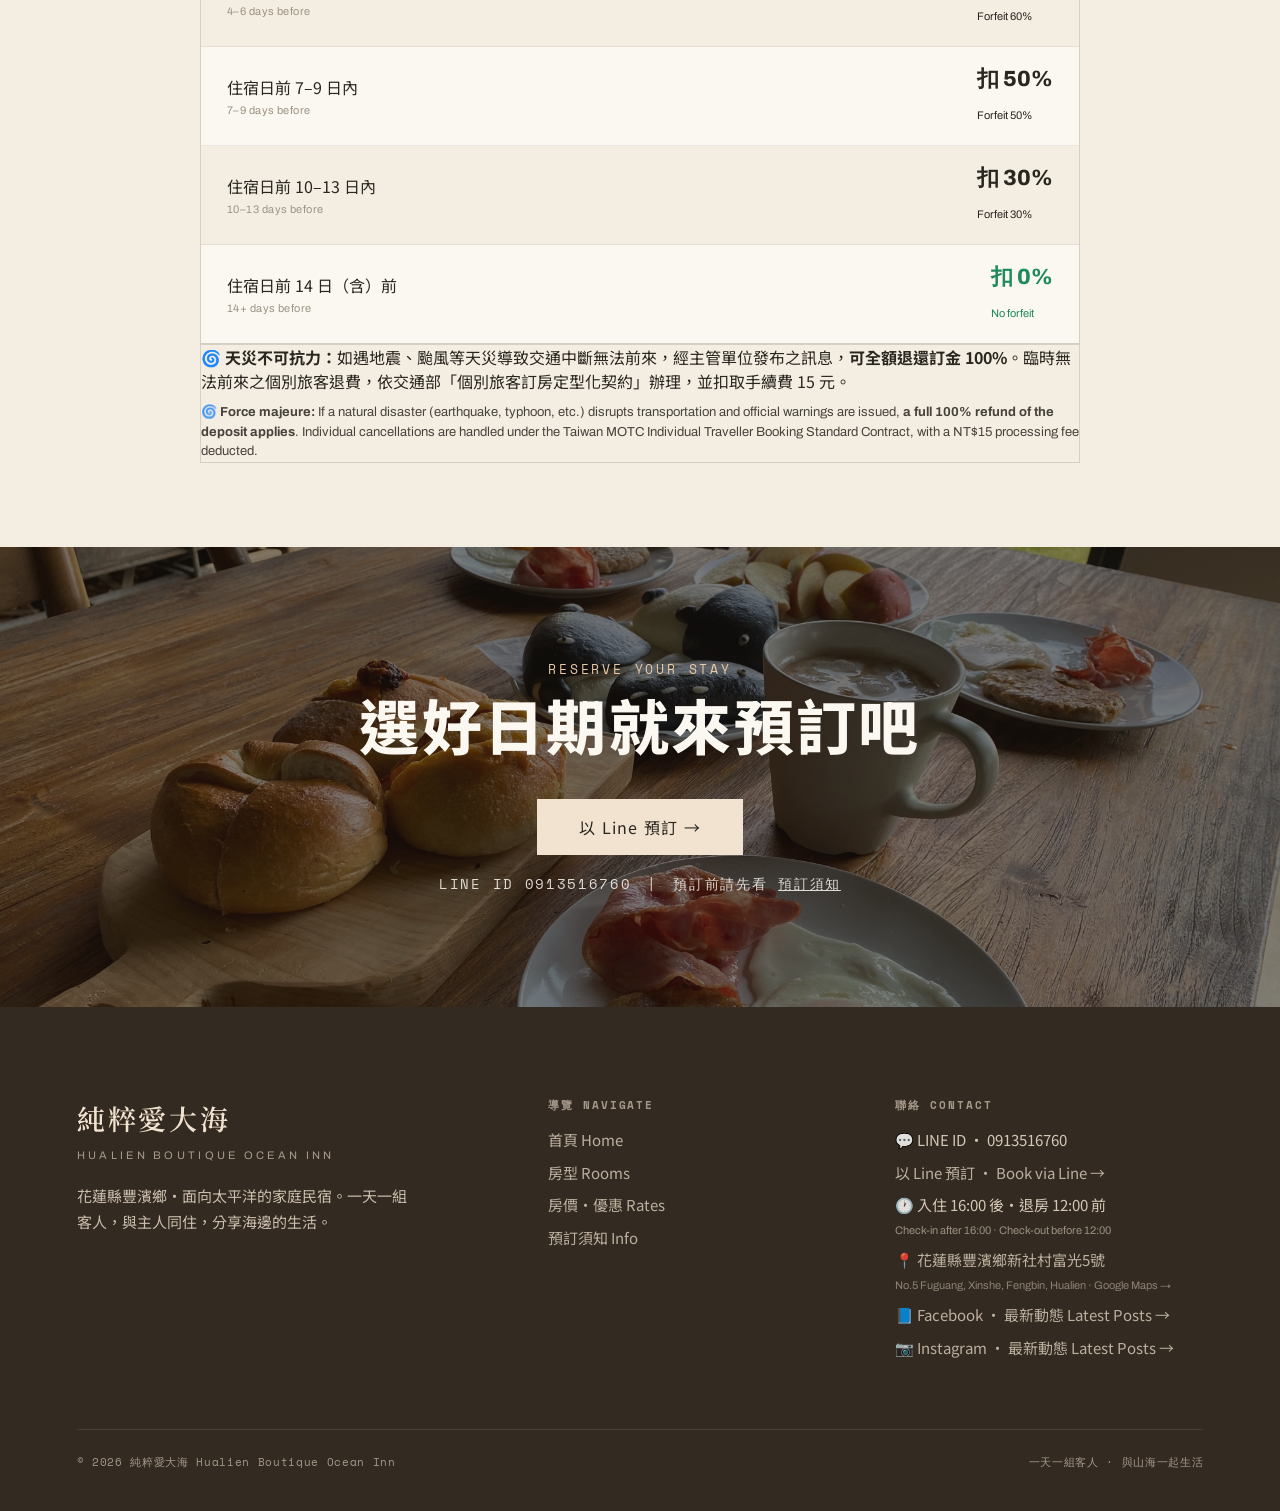
<file: 房價與優惠.html>
<!DOCTYPE html>
<html lang="zh-Hant">
<head>
<meta charset="UTF-8" />
<link rel="icon" type="image/png" href="favicon1.png" />
<link rel="apple-touch-icon" href="favicon1.png" />
<meta name="viewport" content="width=device-width, initial-scale=1.0" />
<title>房價與優惠｜純粹愛大海・花蓮豐濱海景民宿・連住優惠</title>
<meta name="description" content="花蓮豐濱海景民宿住宿方案，連住越多晚越優惠，老客人每晚折700元。安靜、乾淨舒適，適合情侶、家庭與好友小聚，坐擁星空、月光海與日出美景，有廚房的民宿。" />
<meta name="keywords" content="花蓮豐濱海景民宿房價,東海岸海景民宿價格,花蓮民宿優惠,安靜乾淨民宿,適合情侶民宿,適合家庭民宿,好友小聚民宿,星空民宿,月光海,花蓮日出,有廚房的民宿" />
<link rel="canonical" href="https://www.hualien-boutique-ocean-inn.tw/房價與優惠.html" />
<meta property="og:type" content="website" />
<meta property="og:url" content="https://www.hualien-boutique-ocean-inn.tw/房價與優惠.html" />
<meta property="og:title" content="房價與優惠｜純粹愛大海・花蓮豐濱海景民宿" />
<meta property="og:description" content="花蓮豐濱海景民宿住宿方案，連住越多晚越優惠。安靜、乾淨舒適，適合情侶、家庭與好友小聚，坐擁星空、月光海與日出美景。" />
<meta property="og:image" content="public/images/環境/早餐示範.jpeg" />
<meta property="og:locale" content="zh_TW" />
<meta name="twitter:card" content="summary_large_image" />
<link rel="preconnect" href="https://fonts.googleapis.com" />
<link rel="preconnect" href="https://fonts.gstatic.com" crossorigin />
<link href="https://fonts.googleapis.com/css2?family=Noto+Sans+TC:wght@300;400;500;700;900&family=Noto+Serif+TC:wght@300;400;600&family=Archivo:wght@400;500;600;700;800&family=Space+Mono:wght@400;700&display=swap" rel="stylesheet" />
<link rel="stylesheet" href="site.css" />
<style>
  .block{padding:clamp(48px,7vw,84px) var(--pad);}
  .block--sand{background:var(--sand);}
  .block--dark{background:var(--dark);color:var(--cream);}
  .blockhead{text-align:center;margin-bottom:clamp(30px,4vw,48px);}
  .blockhead .eyebrow{margin-bottom:12px;}
  .blockhead h2{font-size:clamp(28px,4.2vw,46px);font-weight:800;letter-spacing:0.03em;}
  .blockhead p{font-size:clamp(15px,1.5vw,18px);color:var(--ink-soft);margin:16px auto 0;max-width:680px;line-height:1.7;text-wrap:pretty;}
  .block--dark .blockhead p{color:rgba(241,227,207,0.8);}

  .how{display:grid;grid-template-columns:repeat(3,1fr);gap:28px;max-width:1000px;margin:0 auto;}
  .how .c{background:var(--paper);border:1px solid var(--line);padding:32px 28px;}
  .how .c .n{font-family:var(--grot);font-weight:800;font-size:15px;color:var(--wood);letter-spacing:0.1em;}
  .how .c h3{font-size:21px;font-weight:700;margin-top:12px;}
  .how .c p{font-size:15px;color:var(--ink-soft);margin-top:10px;line-height:1.7;}

  .calc{max-width:780px;margin:36px auto 0;border:1px solid var(--line);background:var(--paper);}
  .calc .lab{font-family:var(--mono);font-size:12px;letter-spacing:0.08em;text-align:center;padding:14px;
    background:var(--sand-deep);color:var(--wood-deep);border-bottom:1px solid var(--line);}
  .calc .pick{display:flex;flex-wrap:wrap;gap:10px;justify-content:center;padding:26px 24px 6px;}
  .calc .pick button{font-family:var(--sans);font-size:15px;border:1.5px solid var(--line);background:transparent;
    color:var(--ink);padding:11px 20px;cursor:pointer;transition:all .18s;letter-spacing:0.02em;white-space:nowrap;}
  .calc .pick button:hover{border-color:var(--wood);}
  .calc .pick button.on{background:var(--wood);border-color:var(--wood);color:var(--paper);}
  .calc .out{display:flex;align-items:baseline;justify-content:center;gap:14px;flex-wrap:wrap;
    padding:8px 24px 30px;text-align:center;}
  .calc .out .eq{font-size:16px;color:var(--ink-soft);}
  .calc .out .eq b{font-family:var(--grot);font-weight:700;color:var(--ink);}
  .calc .out .total{font-size:16px;color:var(--ink-soft);}
  .calc .out .total b{font-family:var(--grot);font-weight:800;font-size:34px;color:var(--wood-deep);letter-spacing:0;}
  .calc .hint{text-align:center;font-size:13px;color:var(--ink-faint);padding:0 24px 22px;}

  .perks{display:grid;grid-template-columns:1fr 1fr;gap:24px;max-width:1000px;margin:0 auto;}
  .perk{border:1px solid var(--line);padding:36px 34px;background:var(--paper);}
  .perk .eyebrow{margin-bottom:14px;}
  .perk h3{font-size:24px;font-weight:800;}
  .perk .big{font-family:var(--grot);font-weight:800;font-size:clamp(30px,4vw,42px);color:var(--wood-deep);margin:16px 0 4px;}
  .perk p{font-size:15px;color:var(--ink-soft);line-height:1.7;margin-top:10px;}
  .perk ul{list-style:none;margin-top:16px;display:grid;gap:9px;}
  .perk ul li{font-size:15px;display:flex;gap:11px;align-items:baseline;}
  .perk ul li::before{content:"";width:6px;height:6px;background:var(--wood);flex:0 0 auto;transform:translateY(-1px);}

  .pay{max-width:880px;margin:0 auto;display:grid;grid-template-columns:1.2fr 1fr;gap:28px;}
  .pay .acct{border:1px solid rgba(241,227,207,0.25);padding:34px;}
  .pay .acct .row2{display:flex;justify-content:space-between;gap:16px;padding:13px 0;border-bottom:1px solid rgba(241,227,207,0.16);}
  .pay .acct .row2:last-child{border-bottom:none;}
  .pay .acct .k{font-family:var(--mono);font-size:11px;letter-spacing:0.1em;text-transform:uppercase;opacity:0.6;}
  .pay .acct .v{font-size:17px;font-weight:700;text-align:right;}
  .pay .acct .v.mono{font-family:var(--grot);letter-spacing:0.04em;}
  .pay .alt{padding:34px 0;}
  .pay .alt h4{font-family:var(--mono);font-size:11px;letter-spacing:0.16em;text-transform:uppercase;opacity:0.6;margin-bottom:18px;}
  .pay .alt .chips span{border-color:rgba(241,227,207,0.3);color:var(--cream);background:transparent;}

  .cxl{max-width:880px;margin:0 auto;border:1px solid var(--line);}
  .cxl .r{display:grid;grid-template-columns:1fr auto;gap:20px;align-items:center;padding:16px 26px;border-bottom:1px solid var(--line-soft);}
  .cxl .r:last-child{border-bottom:none;}
  .cxl .r:nth-child(odd){background:var(--paper);}
  .cxl .r .when{font-size:16px;}
  .cxl .r .when small{display:block;font-family:var(--grot);font-size:11px;color:var(--ink-faint);letter-spacing:0.04em;margin-top:3px;}
  .cxl .r .pct{font-family:var(--grot);font-weight:800;font-size:22px;}
  .cxl .r .pct.good{color:#1F8A5B;}
  .cxl .r .pct.warn{color:var(--wood-deep);}
  .cxl .force{background:var(--sand);border:1px solid var(--line);border-top:none;padding:20px 26px;font-size:14px;color:var(--ink-soft);line-height:1.7;}

  .cta-bg{position:absolute;inset:0;background-image:url('public/images/環境/早餐示範.jpeg');background-size:cover;background-position:center;}
  .cta-bg::before{content:"";position:absolute;inset:0;background:rgba(28,22,16,0.56);}

  @media(max-width:760px){
    .how{grid-template-columns:1fr;} .perks{grid-template-columns:1fr;}
    .pay{grid-template-columns:1fr;}
  }
</style>
</head>
<body>

<nav class="nav nav--solid">
  <a class="brand" href="index.html"><b>純粹愛大海</b><small>Hualien Boutique Ocean Inn</small></a>
  <div class="links">
    <a href="index.html">首頁<small>Home</small></a>
    <a href="房型.html">房型<small>Rooms</small></a>
    <a href="房價與優惠.html" class="active">房價・優惠<small>Rates</small></a>
    <a href="預訂須知.html">預訂須知<small>Info</small></a>
    <a class="book" href="https://line.me/ti/p/~0913516760">LINE 預訂<small>Book</small></a>
  </div>
  <button class="burger" aria-label="選單"><span></span><span></span><span></span></button>
</nav>

<header class="pagehead">
  <div class="eyebrow">Rates &amp; Offers</div>
  <h1>房價與優惠</h1>
  <div class="lat">Per-night rates · the longer you stay, the better</div>
  <p>我們一天只接待一組客人，所有價格都是<b>每晚均價（per night）</b>。連續住的晚數越多，平均每晚越優惠。<br><span style="font-family:var(--grot);font-size:0.88em;opacity:0.8;">One group a day. All prices are <b>per-night averages</b> — the longer you stay, the lower the nightly rate.</span></p>
</header>

<!-- 計價方式 -->
<section class="block">
  <div class="blockhead">
    <div class="eyebrow">How Pricing Works</div>
    <h2>計價方式</h2>
    <p>很單純：一天一組客人、整棟空間都是你們的，費用以房間數與天數計算。<br><span style="font-family:var(--grot);font-size:0.88em;opacity:0.8;">Simple: one group a day, the whole house is yours. Cost = rooms × nights.</span></p>
  </div>
  <div class="how">
    <div class="c"><div class="n">01</div><h3>一天一組客人</h3><p>不與其他旅客併住，整棟空間都屬於你們這一組。<br><span style="font-family:var(--grot);font-size:13px;">One group a day, the whole house.</span></p></div>
    <div class="c"><div class="n">02</div><h3>房間數 × 天數</h3><p>住宿費以「房間數」乘上「住宿天數」計算。<br><span style="font-family:var(--grot);font-size:13px;">By number of rooms × nights.</span></p></div>
    <div class="c"><div class="n">03</div><h3>價格都是「每晚」</h3><p>下方表格與試算的數字皆為每晚均價，連住越多晚、每晚越低。<br><span style="font-family:var(--grot);font-size:13px;">All figures are per-night.</span></p></div>
  </div>
</section>

<!-- 每晚均價表 -->
<section class="block block--sand">
  <div class="blockhead">
    <div class="eyebrow">Per-night Rates</div>
    <h2>每房・每晚均價</h2>
    <p>連住的晚數越多，平均每晚越划算。下列皆為「每一間房、每一晚」的價格。<br><span style="font-family:var(--grot);font-size:0.88em;opacity:0.8;">The longer you stay, the better the deal. All figures below are per room, per night.</span></p>
  </div>
  <div class="rate-strip">
    <div class="rate-note">以下皆為 <b>每晚</b> 價格 · all prices are <b>per night</b></div>
    <div class="rate-grid" id="rateGrid"></div>
  </div>
  <div class="calc" id="cxl">
    <div class="lab">試算 · 每晚 × 晚數 = 總價　Estimate your total</div>
    <div class="pick" id="pick"></div>
    <div class="out" id="out"></div>
    <div class="hint">以上為「單一房間」的金額，多訂一間即乘以房間數。連住 5 晚以上、或加床需求，歡迎 Line 洽詢。</div>
  </div>
</section>

<!-- 優惠 -->
<section class="block">
  <div class="blockhead">
    <div class="eyebrow">Offers</div>
    <h2>更多優惠</h2>
  </div>
  <div class="perks">
    <div class="perk">
      <div class="eyebrow">Returning Guests</div>
      <h3>老客人回訪</h3>
      <div class="big">每晚再折 NT$ 700</div>
      <p>謝謝你再回到海邊。老朋友回訪，在上面的每晚均價之上，每晚再折 700 元。<br><span style="font-family:var(--grot);font-size:0.88em;opacity:0.8;">Thank you for coming back. Returning guests receive NT$700 off per night on top of the standard rates above.</span></p>
      <ul>
        <li>續住 5 日，可享每晚 <b>NT$ 5,500</b> 最低優惠</li>
        <li>Lowest rate NT$ 5,500 / night for returning guests on a 5-night stay</li>
      </ul>
    </div>
    <div class="perk">
      <div class="eyebrow">EV Charging</div>
      <h3>⚡ 電動車充電</h3>
      <div class="big">Tesla TPC · 6 KW</div>
      <p>本民宿配備 Tesla TPC 充電樁，僅限入住房客使用，免費充電。<br><span style="font-family:var(--grot);font-size:0.88em;opacity:0.8;">A Tesla TPC charger (6 KW) is available to staying guests — complimentary.</span></p>
      <ul>
        <li>請於入住前提前告知</li>
        <li>Please notify us before check-in</li>
      </ul>
    </div>
    <div class="perk">
      <div class="eyebrow">Extra Bed · Children</div>
      <h3>加床與孩童</h3>
      <div class="big">加床 每晚 NT$ 1,000</div>
      <p>讓更多人一起住進海邊。<br><span style="font-family:var(--grot);font-size:0.88em;opacity:0.8;">Bring the whole crew to the sea.</span></p>
      <ul>
        <li>滿三歲以上加床：每晚 <b>NT$ 1,000</b></li>
        <li>未滿三歲、不加床：每晚酌收 <b>NT$ 800</b></li>
        <li>各房可加床數請見 <a href="房型.html" style="color:var(--wood-deep);text-decoration:underline;">房型</a> 頁</li>
      </ul>
    </div>
  </div>
</section>

<!-- 付款方式 -->
<section class="block block--dark">
  <div class="blockhead">
    <div class="eyebrow" style="color:#E9C9A6;">Payment</div>
    <h2>訂金與付款</h2>
    <p>確認訂房後，請於約定時間內支付訂金以保留日期。<br><span style="font-family:var(--grot);font-size:0.88em;opacity:0.8;">After confirming your booking, please pay the deposit within the agreed time to secure your dates.</span></p>
  </div>
  <div class="pay">
    <div class="acct">
      <div class="row2"><span class="k">戶名 Name</span><span class="v">劉奕治</span></div>
      <div class="row2"><span class="k">銀行 Bank</span><span class="v">永豐銀行 中壢分行</span></div>
      <div class="row2"><span class="k">代號 Code</span><span class="v mono">807</span></div>
      <div class="row2"><span class="k">帳號 Account</span><span class="v mono">02400491053506</span></div>
    </div>
    <div class="alt">
      <h4>也可使用電子支付</h4>
      <div class="chips">
        <span>iPASS MONEY</span><span>悠遊 Pay</span><span>台灣 Pay</span>
      </div>
      <p style="font-size:14px;opacity:0.75;margin-top:18px;line-height:1.7;">以上電子支付皆以金融卡進行。確認後請以 Line 與我們對帳。</p>
    </div>
  </div>
</section>

<!-- 取消規定 -->
<section class="block block--sand">
  <div class="blockhead">
    <div class="eyebrow">Cancellation</div>
    <h2>取消規定</h2>
    <p>因為一天只接待一組客人，每一筆訂房我們都會推掉其他預訂，恕不接受延期。訂金扣款依交通部觀光局《定型化契約》規定如下（扣除預付訂金之比率）。<br><span style="font-family:var(--grot);font-size:0.88em;opacity:0.8;">Because we host only one group a day, every booking means we turn away others. Date changes are not accepted. Deposit forfeitures follow the Taiwan Tourism Bureau standard contract (percentages of the prepaid deposit).</span></p>
  </div>
  <div class="cxl">
    <div class="r"><div class="when">住宿當日取消 <small>On the day of stay</small></div><div class="pct warn">扣 100%<br><small style="font-size:11px;font-weight:400;">Forfeit 100%</small></div></div>
    <div class="r"><div class="when">住宿日前 1 日內 <small>1 day before</small></div><div class="pct warn">扣 80%<br><small style="font-size:11px;font-weight:400;">Forfeit 80%</small></div></div>
    <div class="r"><div class="when">住宿日前 2–3 日內 <small>2–3 days before</small></div><div class="pct warn">扣 70%<br><small style="font-size:11px;font-weight:400;">Forfeit 70%</small></div></div>
    <div class="r"><div class="when">住宿日前 4–6 日內 <small>4–6 days before</small></div><div class="pct">扣 60%<br><small style="font-size:11px;font-weight:400;">Forfeit 60%</small></div></div>
    <div class="r"><div class="when">住宿日前 7–9 日內 <small>7–9 days before</small></div><div class="pct">扣 50%<br><small style="font-size:11px;font-weight:400;">Forfeit 50%</small></div></div>
    <div class="r"><div class="when">住宿日前 10–13 日內 <small>10–13 days before</small></div><div class="pct">扣 30%<br><small style="font-size:11px;font-weight:400;">Forfeit 30%</small></div></div>
    <div class="r"><div class="when">住宿日前 14 日（含）前 <small>14+ days before</small></div><div class="pct good">扣 0%<br><small style="font-size:11px;font-weight:400;">No forfeit</small></div></div>
  </div>
  <div class="cxl force">
    <p>🌀 <b>天災不可抗力：</b>如遇地震、颱風等天災導致交通中斷無法前來，經主管單位發布之訊息，<b>可全額退還訂金 100%</b>。臨時無法前來之個別旅客退費，依交通部「個別旅客訂房定型化契約」辦理，並扣取手續費 15 元。</p>
    <p style="font-family:var(--grot);font-size:13px;opacity:0.85;margin-top:10px;">🌀 <b>Force majeure:</b> If a natural disaster (earthquake, typhoon, etc.) disrupts transportation and official warnings are issued, <b>a full 100% refund of the deposit applies</b>. Individual cancellations are handled under the Taiwan MOTC Individual Traveller Booking Standard Contract, with a NT$15 processing fee deducted.</p>
  </div>
</section>

<section class="cta">
  <div class="cta-bg"></div>
  <div class="eyebrow" style="color:#E9C9A6;">Reserve Your Stay</div>
  <h2>選好日期就來預訂吧</h2>
  <a class="btn btn--cream" href="https://line.me/ti/p/~0913516760">以 Line 預訂 →</a>
  <div class="sub">LINE ID 0913516760　|　預訂前請先看 <a href="預訂須知.html" style="text-decoration:underline;">預訂須知</a></div>
</section>

<footer class="footer">
  <div class="top">
    <div class="brand">
      <b>純粹愛大海</b><small>Hualien Boutique Ocean Inn</small>
      <p>花蓮縣豐濱鄉・面向太平洋的家庭民宿。一天一組客人，與主人同住，分享海邊的生活。</p>
    </div>
    <div>
      <h4>導覽 Navigate</h4>
      <ul>
        <li><a href="index.html">首頁 Home</a></li>
        <li><a href="房型.html">房型 Rooms</a></li>
        <li><a href="房價與優惠.html">房價・優惠 Rates</a></li>
        <li><a href="預訂須知.html">預訂須知 Info</a></li>
      </ul>
    </div>
    <div>
      <h4>聯絡 Contact</h4>
      <ul>
        <li>💬 LINE ID · 0913516760</li>
        <li><a href="https://line.me/ti/p/~0913516760">以 Line 預訂 · Book via Line →</a></li>
        <li>🕐 入住 16:00 後・退房 12:00 前<br><small style="font-family:var(--grot);font-size:11px;opacity:0.65;">Check-in after 16:00 · Check-out before 12:00</small></li>
        <li>📍 <a href="https://maps.app.goo.gl/5R7gDQWw7p77P7dW8" target="_blank" rel="noopener">花蓮縣豐濱鄉新社村富光5號<br><small style="font-family:var(--grot);font-size:11px;opacity:0.65;">No.5 Fuguang, Xinshe, Fengbin, Hualien · Google Maps →</small></a></li>
        <li>📘 <a href="https://www.facebook.com/hualien.boutique.ocean.inn" target="_blank" rel="noopener">Facebook · 最新動態 Latest Posts →</a></li>
        <li>📷 <a href="https://www.instagram.com/hualien_boutique_ocean_inn/" target="_blank" rel="noopener">Instagram · 最新動態 Latest Posts →</a></li>
      </ul>
    </div>
  </div>
  <div class="bot">
    <span>© 2026 純粹愛大海 Hualien Boutique Ocean Inn</span>
    <span>一天一組客人 · 與山海一起生活</span>
  </div>
</footer>

<script>
  const RATES = [
    {n:1, price:9000, cn:"任意一晚",  en:"1 night"},
    {n:2, price:8300, cn:"連住 2 晚", en:"2 nights"},
    {n:3, price:7600, cn:"連住 3 晚", en:"3 nights"},
    {n:4, price:6900, cn:"連住 4 晚", en:"4 nights"},
    {n:5, price:6200, cn:"連住 5 晚", en:"5 nights"},
  ];
  const base = RATES[0].price;
  document.getElementById('rateGrid').innerHTML = RATES.map(r=>{
    const save = base - r.price;
    return `<div class="rate-card${r.n>1?' rate-card--save':''}">
      <div class="rc-nights">${r.cn}<small>${r.en}</small></div>
      <div class="rc-price"><span class="cur">每晚 NT$</span><b>${r.price.toLocaleString()}</b></div>
      <div class="rc-per">/ 晚 per night</div>
      <div class="rc-sub">${r.n} 晚合計 NT$ ${(r.price*r.n).toLocaleString()}<br><span style="font-family:var(--grot);font-size:10px;opacity:0.7;">${r.n}-night total NT$ ${(r.price*r.n).toLocaleString()}</span></div>
      ${save>0?`<div class="rc-tag">每晚省 ${save.toLocaleString()}<br><span style="font-size:9px;font-weight:400;">Save NT$${save.toLocaleString()}/night</span></div>`:`<div class="rc-tag rc-tag--ghost">標準價<br><span style="font-size:9px;">Standard</span></div>`}
    </div>`;
  }).join('');

  const pick = document.getElementById('pick');
  const out = document.getElementById('out');
  pick.innerHTML = RATES.map(r=>`<button data-n="${r.n}">${r.n} 晚</button>`).join('');
  function render(n){
    const r = RATES.find(x=>x.n===n);
    [...pick.children].forEach(b=> b.classList.toggle('on', +b.dataset.n===n));
    out.innerHTML = `<span class="eq">每晚 <b>NT$ ${r.price.toLocaleString()}</b> × ${n} 晚</span>
      <span class="eq" style="opacity:.5;">=</span>
      <span class="total">單間總價 <b>NT$ ${(r.price*n).toLocaleString()}</b></span>`;
  }
  pick.addEventListener('click', e=>{ const b=e.target.closest('button'); if(b) render(+b.dataset.n); });
  render(2);
</script>
<script src="site.js"></script>
</body>
</html>
</file>
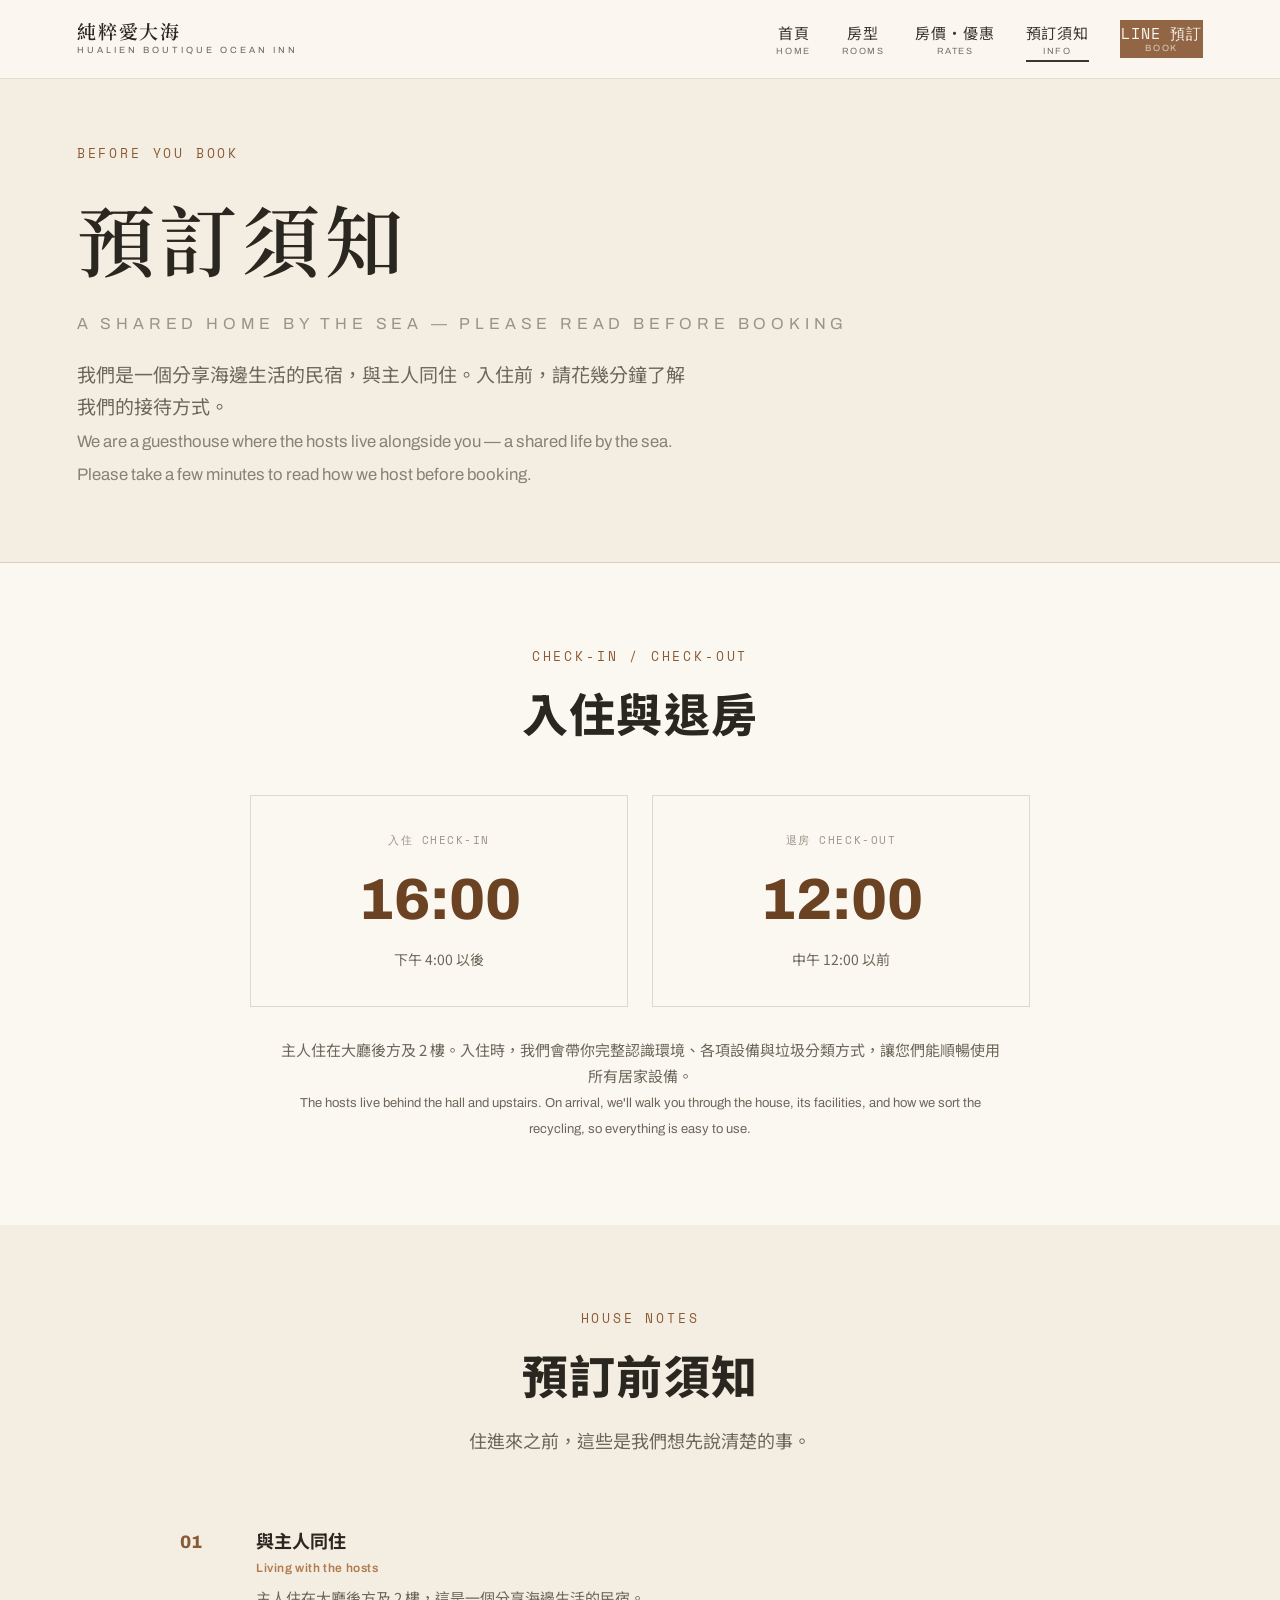
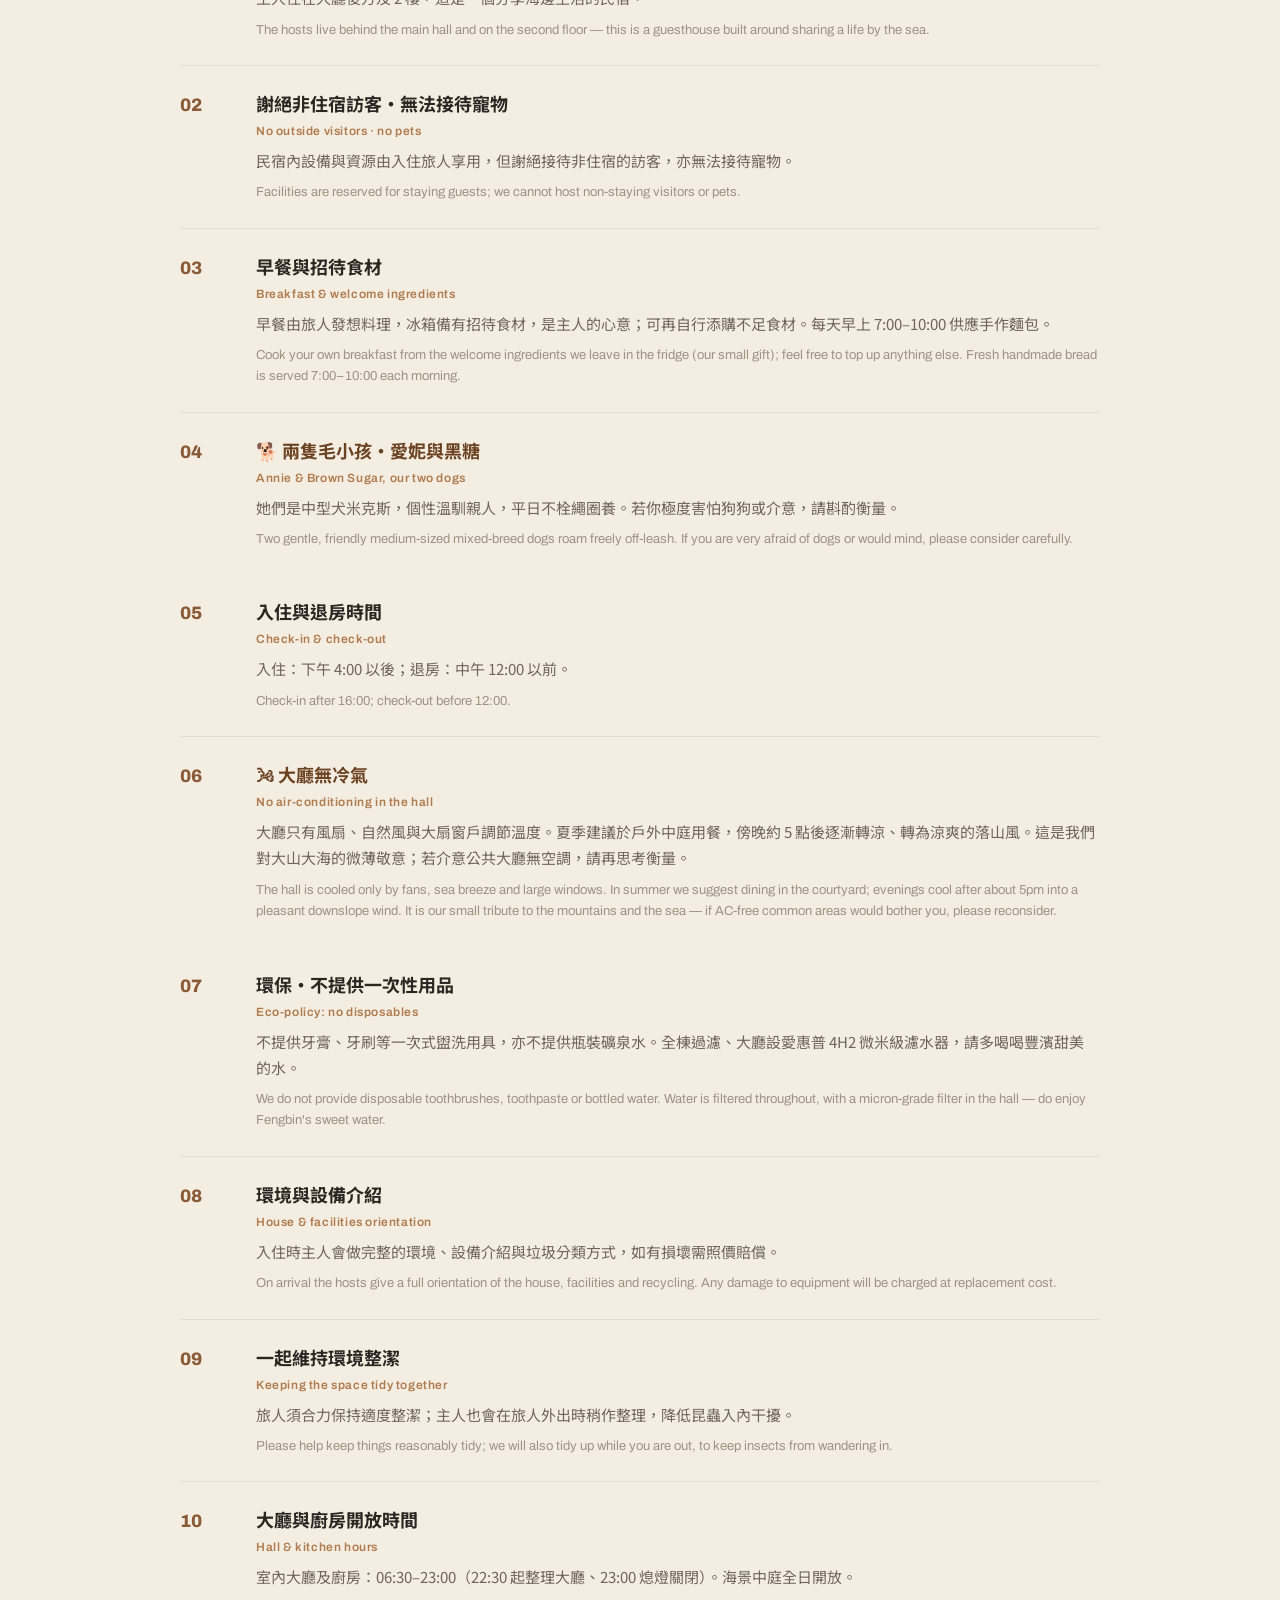
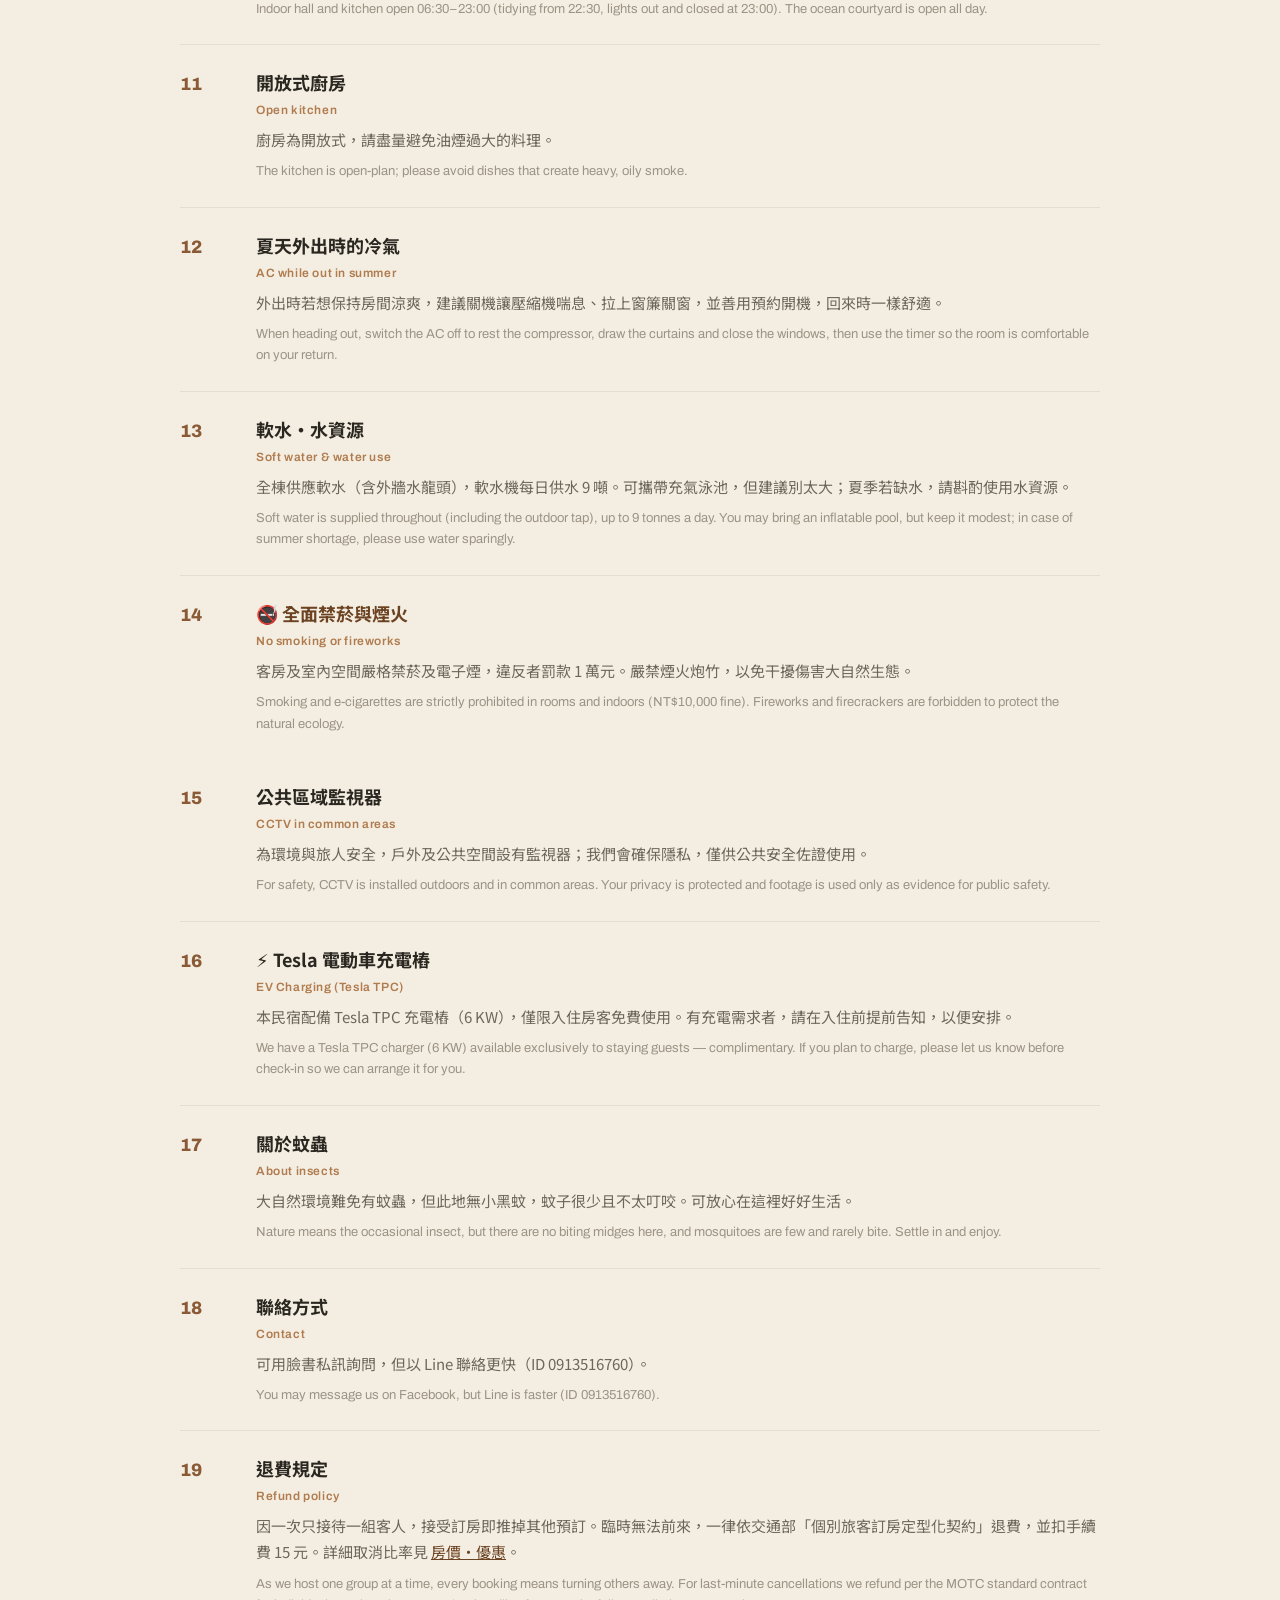
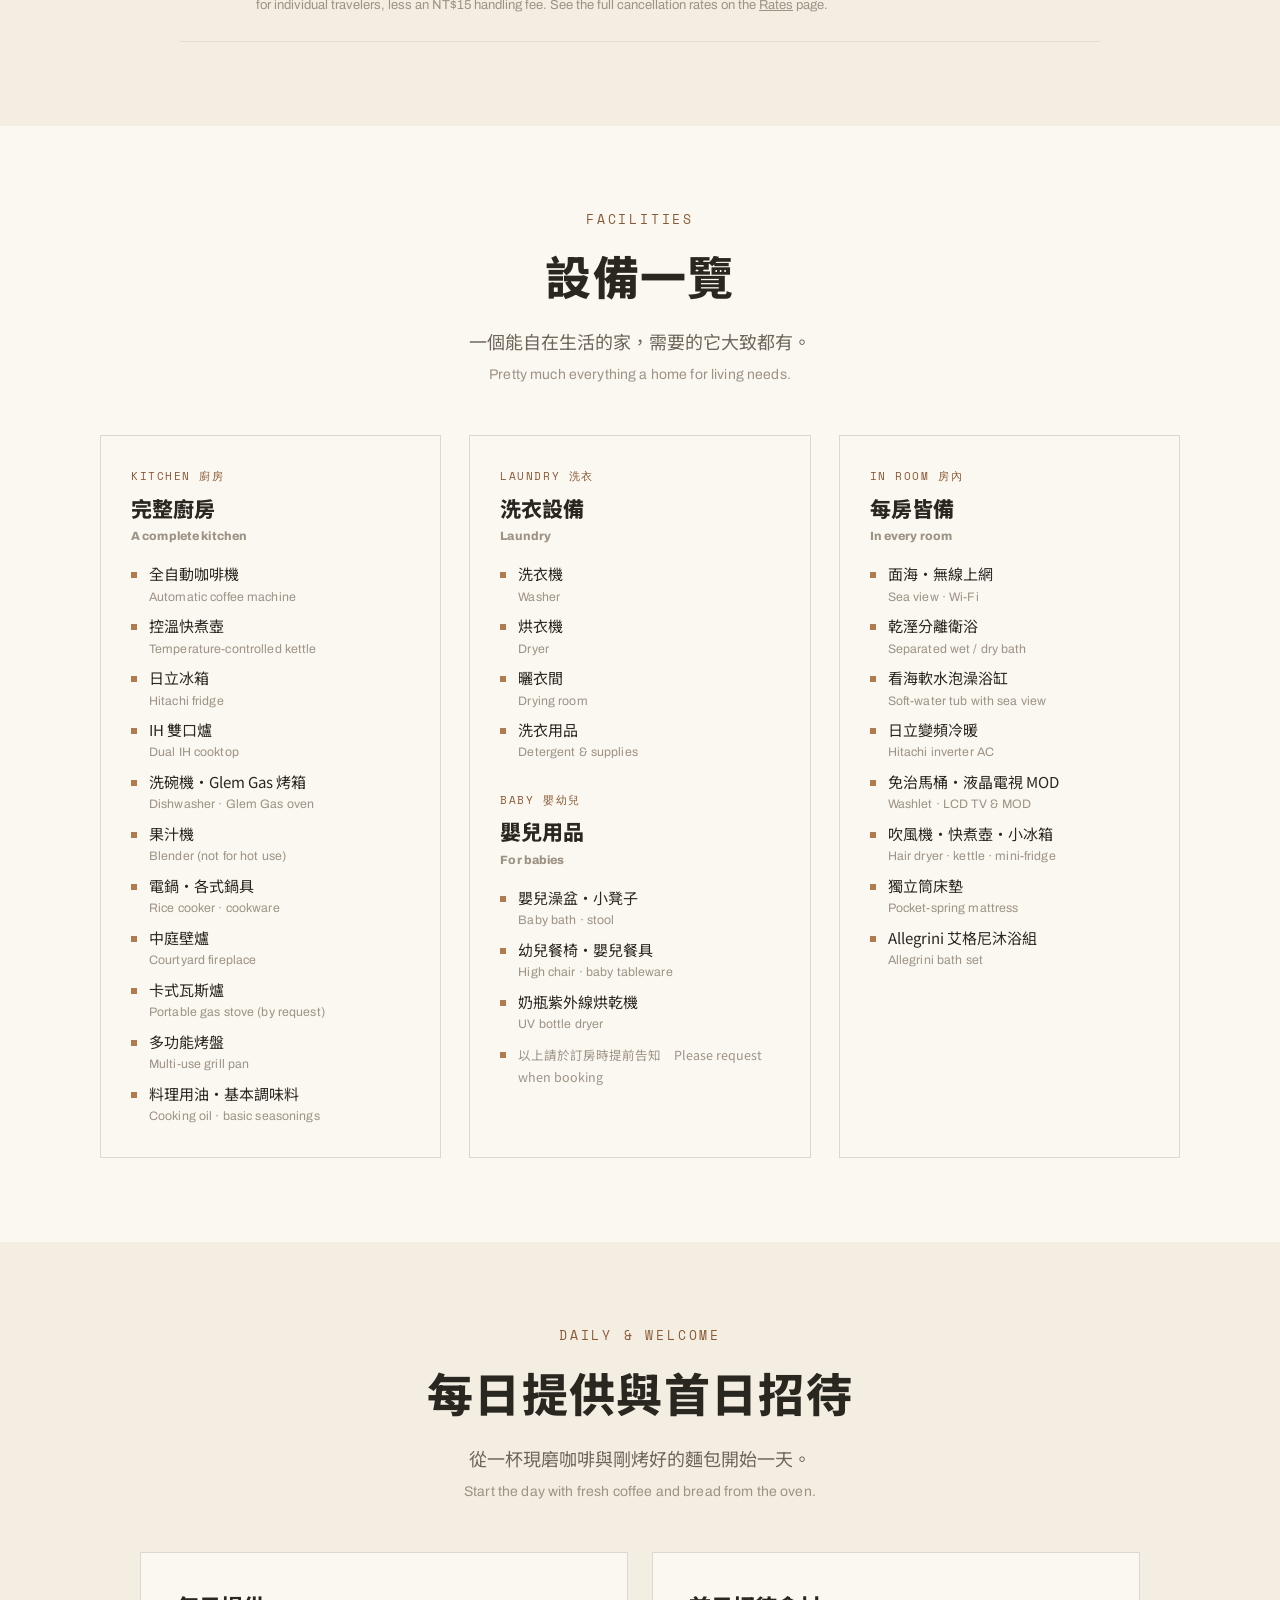
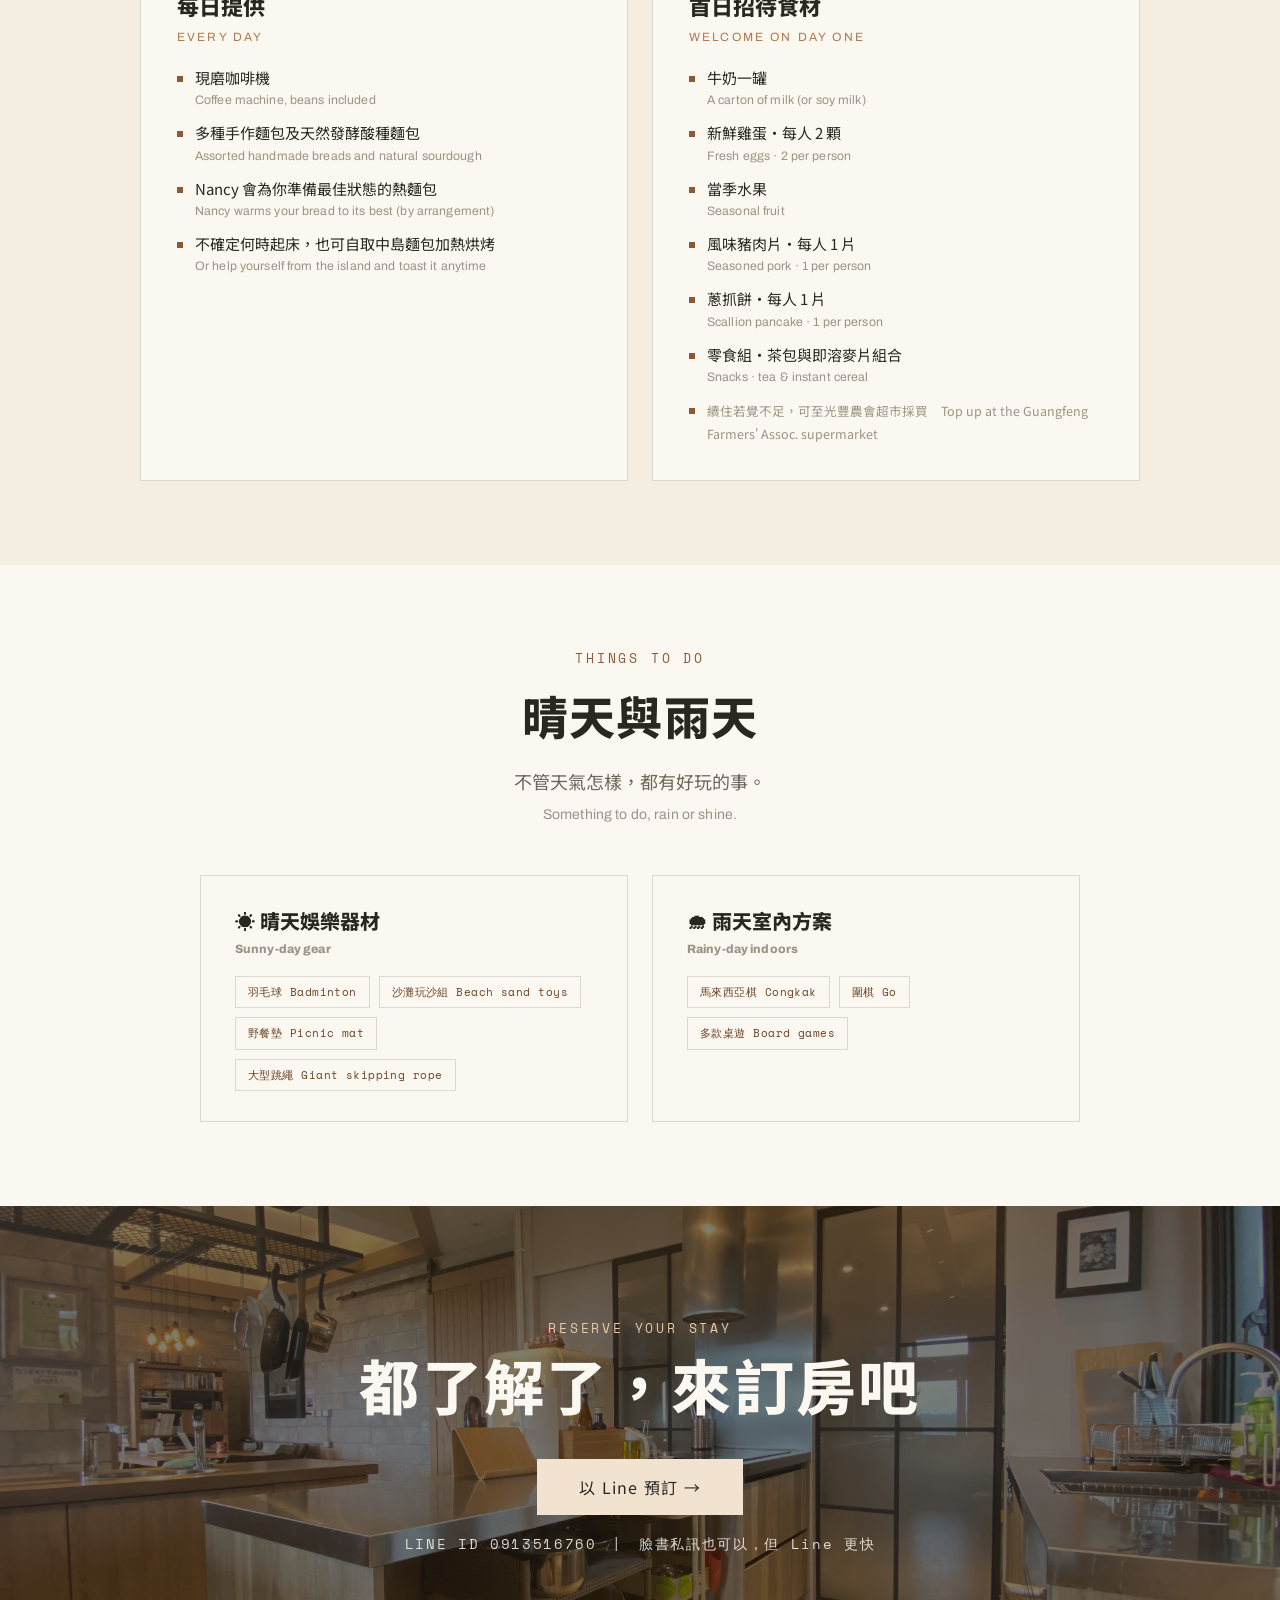
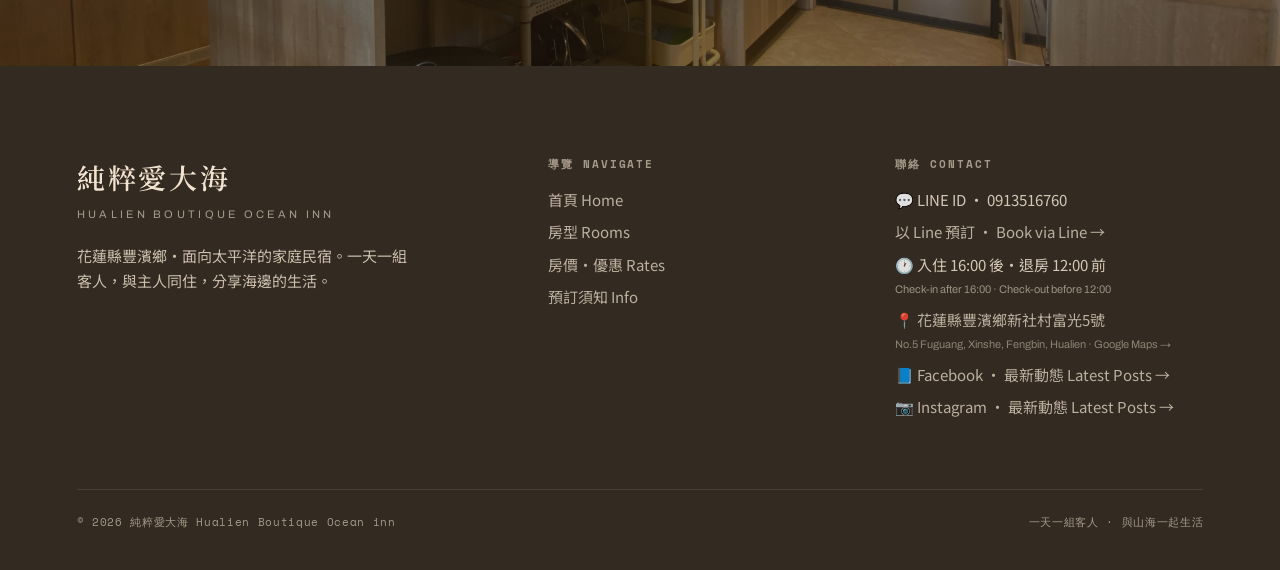
<file: 預訂須知.html>
<!DOCTYPE html>
<html lang="zh-Hant">
<head>
<meta charset="UTF-8" />
<link rel="icon" type="image/png" href="favicon1.png" />
<link rel="apple-touch-icon" href="favicon1.png" />
<meta name="viewport" content="width=device-width, initial-scale=1.0" />
<title>預訂須知｜純粹愛大海・花蓮豐濱海景民宿・設備與規定</title>
<meta name="description" content="花蓮豐濱海景民宿預訂前須知：入住退房時間、設備一覽、取消規定。安靜、乾淨舒適，與主人同住，適合情侶、家庭與好友小聚，坐擁星空、月光海與日出美景。" />
<meta name="keywords" content="花蓮豐濱海景民宿預訂,東海岸海景民宿規定,花蓮民宿設備,安靜乾淨民宿,適合情侶民宿,適合家庭民宿,好友小聚民宿,星空民宿,月光海,花蓮日出,有廚房的民宿" />
<link rel="canonical" href="https://www.hualien-boutique-ocean-inn.tw/預訂須知.html" />
<meta property="og:type" content="website" />
<meta property="og:url" content="https://www.hualien-boutique-ocean-inn.tw/預訂須知.html" />
<meta property="og:title" content="預訂須知｜純粹愛大海・花蓮豐濱海景民宿" />
<meta property="og:description" content="花蓮豐濱海景民宿預訂前須知：入住退房、設備一覽、取消規定。安靜、乾淨舒適，適合情侶、家庭與好友小聚，坐擁星空、月光海與日出美景。" />
<meta property="og:image" content="public/images/內裝/廚房中島視角.jpeg" />
<meta property="og:locale" content="zh_TW" />
<meta name="twitter:card" content="summary_large_image" />
<link rel="preconnect" href="https://fonts.googleapis.com" />
<link rel="preconnect" href="https://fonts.gstatic.com" crossorigin />
<link href="https://fonts.googleapis.com/css2?family=Noto+Sans+TC:wght@300;400;500;700;900&family=Noto+Serif+TC:wght@300;400;600&family=Archivo:wght@400;500;600;700;800&family=Space+Mono:wght@400;700&display=swap" rel="stylesheet" />
<link rel="stylesheet" href="site.css" />
<style>
  .block{padding:clamp(48px,7vw,84px) var(--pad);}
  .block--sand{background:var(--sand);}
  .blockhead{text-align:center;margin-bottom:clamp(30px,4vw,48px);}
  .blockhead .eyebrow{margin-bottom:12px;}
  .blockhead h2{font-size:clamp(28px,4.2vw,46px);font-weight:800;letter-spacing:0.03em;}
  .blockhead p{font-size:clamp(15px,1.5vw,18px);color:var(--ink-soft);margin:16px auto 0;max-width:700px;line-height:1.7;text-wrap:pretty;}

  /* 入住時間雙卡 */
  .times{display:grid;grid-template-columns:1fr 1fr;gap:24px;max-width:780px;margin:0 auto;}
  .times .t{border:1px solid var(--line);background:var(--paper);padding:36px;text-align:center;}
  .times .t .k{font-family:var(--mono);font-size:11px;letter-spacing:0.14em;text-transform:uppercase;color:var(--ink-faint);}
  .times .t .v{font-family:var(--grot);font-weight:800;font-size:clamp(40px,6vw,58px);color:var(--wood-deep);margin-top:8px;letter-spacing:0;}
  .times .t .d{font-size:14px;color:var(--ink-soft);margin-top:6px;}

  /* 須知清單 */
  .notes{max-width:920px;margin:0 auto;counter-reset:n;}
  .notes .item{display:grid;grid-template-columns:54px 1fr;gap:22px;padding:24px 0;border-bottom:1px solid var(--line-soft);align-items:start;}
  .notes .item::before{counter-increment:n;content:counter(n,decimal-leading-zero);
    font-family:var(--grot);font-weight:800;font-size:18px;color:var(--wood);padding-top:2px;}
  .notes .item h3{font-size:18px;font-weight:700;}
  .notes .item p{font-size:15px;color:var(--ink-soft);line-height:1.75;margin-top:8px;text-wrap:pretty;}
  .notes .item h3 .enh{display:block;font-family:var(--grot);font-size:12px;font-weight:600;letter-spacing:0.05em;
    color:var(--clay);text-transform:none;margin-top:5px;}
  .notes .item p .enp{display:block;font-family:var(--grot);font-size:13px;color:var(--ink-faint);margin-top:8px;line-height:1.65;}
  .enx{font-family:var(--grot);color:var(--ink-faint);font-size:0.82em;letter-spacing:0.01em;}
  .equip .g h3 .enx,.daily .d h3 .enx{display:block;font-size:12px;margin-top:3px;}
  .equip .g li .enx,.daily .d li .enx{display:block;margin-top:2px;}
  .notes .item.hl{background:var(--sand);margin:0 -22px;padding:24px 22px;border-bottom:none;}
  .notes .item.hl h3{color:var(--wood-deep);}

  /* 設備分組 */
  .equip{display:grid;grid-template-columns:repeat(3,1fr);gap:28px;max-width:1080px;margin:0 auto;}
  .equip .g{border:1px solid var(--line);background:var(--paper);padding:32px 30px;}
  .equip .g .ico{font-family:var(--mono);font-size:11px;letter-spacing:0.14em;text-transform:uppercase;color:var(--wood);}
  .equip .g h3{font-size:21px;font-weight:800;margin-top:8px;}
  .equip .g ul{list-style:none;margin-top:18px;display:grid;gap:9px;}
  .equip .g li{font-size:15px;color:var(--ink);line-height:1.5;position:relative;padding-left:18px;}
  .equip .g li::before{content:"";position:absolute;left:0;top:9px;width:6px;height:6px;background:var(--clay);}

  /* 每日提供 / 招待食材 */
  .daily{display:grid;grid-template-columns:1fr 1fr;gap:24px;max-width:1000px;margin:0 auto;}
  .daily .d{border:1px solid var(--line);padding:36px;background:var(--paper);}
  .daily .d h3{font-size:22px;font-weight:800;}
  .daily .d .en{font-family:var(--grot);font-size:12px;letter-spacing:0.18em;text-transform:uppercase;color:var(--clay);margin-top:6px;}
  .daily .d ul{list-style:none;margin-top:20px;display:grid;gap:11px;}
  .daily .d li{font-size:15px;line-height:1.55;position:relative;padding-left:18px;color:var(--ink);}
  .daily .d li::before{content:"";position:absolute;left:0;top:10px;width:6px;height:6px;background:var(--wood);}
  .daily .d li small{color:var(--ink-faint);}

  /* 娛樂雙欄 */
  .play{display:grid;grid-template-columns:1fr 1fr;gap:24px;max-width:880px;margin:0 auto;}
  .play .p{padding:30px 34px;border:1px solid var(--line);background:var(--paper);}
  .play .p h3{font-size:20px;font-weight:800;}
  .play .p .chips{margin-top:18px;}

  /* CTA 背景圖 */
  .cta-bg{position:absolute;inset:0;background-image:url('public/images/內裝/廚房中島視角.jpeg');
    background-size:cover;background-position:center;}
  .cta-bg::before{content:"";position:absolute;inset:0;background:rgba(28,22,16,0.56);}

  @media(max-width:860px){
    .times{grid-template-columns:1fr;} .equip{grid-template-columns:1fr;}
    .daily{grid-template-columns:1fr;} .play{grid-template-columns:1fr;}
  }
</style>
</head>
<body>

<nav class="nav nav--solid">
  <a class="brand" href="index.html"><b>純粹愛大海</b><small>Hualien Boutique Ocean Inn</small></a>
  <div class="links">
    <a href="index.html">首頁<small>Home</small></a>
    <a href="房型.html">房型<small>Rooms</small></a>
    <a href="房價與優惠.html">房價・優惠<small>Rates</small></a>
    <a href="預訂須知.html" class="active">預訂須知<small>Info</small></a>
    <a class="book" href="https://line.me/ti/p/~0913516760">LINE 預訂<small>Book</small></a>
  </div>
  <button class="burger" aria-label="選單"><span></span><span></span><span></span></button>
</nav>

<header class="pagehead">
  <div class="eyebrow">Before You Book</div>
  <h1>預訂須知</h1>
  <div class="lat">A shared home by the sea — please read before booking</div>
  <p>我們是一個分享海邊生活的民宿，與主人同住。入住前，請花幾分鐘了解我們的接待方式。<br><span style="font-family:var(--grot);font-size:0.88em;opacity:0.8;">We are a guesthouse where the hosts live alongside you — a shared life by the sea. Please take a few minutes to read how we host before booking.</span></p>
</header>

<!-- 入住時間 -->
<section class="block">
  <div class="blockhead"><div class="eyebrow">Check-in / Check-out</div><h2>入住與退房</h2></div>
  <div class="times">
    <div class="t"><div class="k">入住 Check-in</div><div class="v">16:00</div><div class="d">下午 4:00 以後</div></div>
    <div class="t"><div class="k">退房 Check-out</div><div class="v">12:00</div><div class="d">中午 12:00 以前</div></div>
  </div>
  <p style="text-align:center;max-width:720px;margin:30px auto 0;color:var(--ink-soft);font-size:15px;line-height:1.7;">
    主人住在大廳後方及 2 樓。入住時，我們會帶你完整認識環境、各項設備與垃圾分類方式，讓您們能順暢使用所有居家設備。<br>
    <span style="font-family:var(--grot);font-size:13px;">The hosts live behind the hall and upstairs. On arrival, we'll walk you through the house, its facilities, and how we sort the recycling, so everything is easy to use.</span>
  </p>
</section>

<!-- 預訂前須知 -->
<section class="block block--sand">
  <div class="blockhead"><div class="eyebrow">House Notes</div><h2>預訂前須知</h2>
    <p>住進來之前，這些是我們想先說清楚的事。</p></div>
  <div class="notes">
    <div class="item"><div><h3>與主人同住<span class="enh">Living with the hosts</span></h3><p>主人住在大廳後方及 2 樓，這是一個分享海邊生活的民宿。<span class="enp">The hosts live behind the main hall and on the second floor — this is a guesthouse built around sharing a life by the sea.</span></p></div></div>
    <div class="item"><div><h3>謝絕非住宿訪客・無法接待寵物<span class="enh">No outside visitors · no pets</span></h3><p>民宿內設備與資源由入住旅人享用，但謝絕接待非住宿的訪客，亦無法接待寵物。<span class="enp">Facilities are reserved for staying guests; we cannot host non-staying visitors or pets.</span></p></div></div>
    <div class="item"><div><h3>早餐與招待食材<span class="enh">Breakfast &amp; welcome ingredients</span></h3><p>早餐由旅人發想料理，冰箱備有招待食材，是主人的心意；可再自行添購不足食材。每天早上 7:00–10:00 供應手作麵包。<span class="enp">Cook your own breakfast from the welcome ingredients we leave in the fridge (our small gift); feel free to top up anything else. Fresh handmade bread is served 7:00–10:00 each morning.</span></p></div></div>
    <div class="item hl"><div><h3>🐕 兩隻毛小孩・愛妮與黑糖<span class="enh">Annie &amp; Brown Sugar, our two dogs</span></h3><p>她們是中型犬米克斯，個性溫馴親人，平日不栓繩圈養。若你極度害怕狗狗或介意，請斟酌衡量。<span class="enp">Two gentle, friendly medium-sized mixed-breed dogs roam freely off-leash. If you are very afraid of dogs or would mind, please consider carefully.</span></p></div></div>
    <div class="item"><div><h3>入住與退房時間<span class="enh">Check-in &amp; check-out</span></h3><p>入住：下午 4:00 以後；退房：中午 12:00 以前。<span class="enp">Check-in after 16:00; check-out before 12:00.</span></p></div></div>
    <div class="item hl"><div><h3>🌬 大廳無冷氣<span class="enh">No air-conditioning in the hall</span></h3><p>大廳只有風扇、自然風與大扇窗戶調節溫度。夏季建議於戶外中庭用餐，傍晚約 5 點後逐漸轉涼、轉為涼爽的落山風。這是我們對大山大海的微薄敬意；若介意公共大廳無空調，請再思考衡量。<span class="enp">The hall is cooled only by fans, sea breeze and large windows. In summer we suggest dining in the courtyard; evenings cool after about 5pm into a pleasant downslope wind. It is our small tribute to the mountains and the sea — if AC-free common areas would bother you, please reconsider.</span></p></div></div>
    <div class="item"><div><h3>環保・不提供一次性用品<span class="enh">Eco-policy: no disposables</span></h3><p>不提供牙膏、牙刷等一次式盥洗用具，亦不提供瓶裝礦泉水。全棟過濾、大廳設愛惠普 4H2 微米級濾水器，請多喝喝豐濱甜美的水。<span class="enp">We do not provide disposable toothbrushes, toothpaste or bottled water. Water is filtered throughout, with a micron-grade filter in the hall — do enjoy Fengbin's sweet water.</span></p></div></div>
    <div class="item"><div><h3>環境與設備介紹<span class="enh">House &amp; facilities orientation</span></h3><p>入住時主人會做完整的環境、設備介紹與垃圾分類方式，如有損壞需照價賠償。<span class="enp">On arrival the hosts give a full orientation of the house, facilities and recycling. Any damage to equipment will be charged at replacement cost.</span></p></div></div>
    <div class="item"><div><h3>一起維持環境整潔<span class="enh">Keeping the space tidy together</span></h3><p>旅人須合力保持適度整潔；主人也會在旅人外出時稍作整理，降低昆蟲入內干擾。<span class="enp">Please help keep things reasonably tidy; we will also tidy up while you are out, to keep insects from wandering in.</span></p></div></div>
    <div class="item"><div><h3>大廳與廚房開放時間<span class="enh">Hall &amp; kitchen hours</span></h3><p>室內大廳及廚房：06:30–23:00（22:30 起整理大廳、23:00 熄燈關閉）。海景中庭全日開放。<span class="enp">Indoor hall and kitchen open 06:30–23:00 (tidying from 22:30, lights out and closed at 23:00). The ocean courtyard is open all day.</span></p></div></div>
    <div class="item"><div><h3>開放式廚房<span class="enh">Open kitchen</span></h3><p>廚房為開放式，請盡量避免油煙過大的料理。<span class="enp">The kitchen is open-plan; please avoid dishes that create heavy, oily smoke.</span></p></div></div>
    <div class="item"><div><h3>夏天外出時的冷氣<span class="enh">AC while out in summer</span></h3><p>外出時若想保持房間涼爽，建議關機讓壓縮機喘息、拉上窗簾關窗，並善用預約開機，回來時一樣舒適。<span class="enp">When heading out, switch the AC off to rest the compressor, draw the curtains and close the windows, then use the timer so the room is comfortable on your return.</span></p></div></div>
    <div class="item"><div><h3>軟水・水資源<span class="enh">Soft water &amp; water use</span></h3><p>全棟供應軟水（含外牆水龍頭），軟水機每日供水 9 噸。可攜帶充氣泳池，但建議別太大；夏季若缺水，請斟酌使用水資源。<span class="enp">Soft water is supplied throughout (including the outdoor tap), up to 9 tonnes a day. You may bring an inflatable pool, but keep it modest; in case of summer shortage, please use water sparingly.</span></p></div></div>
    <div class="item hl"><div><h3>🚭 全面禁菸與煙火<span class="enh">No smoking or fireworks</span></h3><p>客房及室內空間嚴格禁菸及電子煙，違反者罰款 1 萬元。嚴禁煙火炮竹，以免干擾傷害大自然生態。<span class="enp">Smoking and e-cigarettes are strictly prohibited in rooms and indoors (NT$10,000 fine). Fireworks and firecrackers are forbidden to protect the natural ecology.</span></p></div></div>
    <div class="item"><div><h3>公共區域監視器<span class="enh">CCTV in common areas</span></h3><p>為環境與旅人安全，戶外及公共空間設有監視器；我們會確保隱私，僅供公共安全佐證使用。<span class="enp">For safety, CCTV is installed outdoors and in common areas. Your privacy is protected and footage is used only as evidence for public safety.</span></p></div></div>
    <div class="item"><div><h3>⚡ Tesla 電動車充電樁<span class="enh">EV Charging (Tesla TPC)</span></h3><p>本民宿配備 Tesla TPC 充電樁（6 KW），僅限入住房客免費使用。有充電需求者，請在入住前提前告知，以便安排。<span class="enp">We have a Tesla TPC charger (6 KW) available exclusively to staying guests — complimentary. If you plan to charge, please let us know before check-in so we can arrange it for you.</span></p></div></div>
    <div class="item"><div><h3>關於蚊蟲<span class="enh">About insects</span></h3><p>大自然環境難免有蚊蟲，但此地無小黑蚊，蚊子很少且不太叮咬。可放心在這裡好好生活。<span class="enp">Nature means the occasional insect, but there are no biting midges here, and mosquitoes are few and rarely bite. Settle in and enjoy.</span></p></div></div>
    <div class="item"><div><h3>聯絡方式<span class="enh">Contact</span></h3><p>可用臉書私訊詢問，但以 Line 聯絡更快（ID 0913516760）。<span class="enp">You may message us on Facebook, but Line is faster (ID 0913516760).</span></p></div></div>
    <div class="item"><div><h3>退費規定<span class="enh">Refund policy</span></h3><p>因一次只接待一組客人，接受訂房即推掉其他預訂。臨時無法前來，一律依交通部「個別旅客訂房定型化契約」退費，並扣手續費 15 元。詳細取消比率見 <a href="房價與優惠.html#cxl" style="color:var(--wood-deep);text-decoration:underline;">房價・優惠</a>。<span class="enp">As we host one group at a time, every booking means turning others away. For last-minute cancellations we refund per the MOTC standard contract for individual travelers, less an NT$15 handling fee. See the full cancellation rates on the <a href="房價與優惠.html#cxl" style="color:var(--ink-faint);text-decoration:underline;">Rates</a> page.</span></p></div></div>
  </div>
</section>

<!-- 設備 -->
<section class="block">
  <div class="blockhead"><div class="eyebrow">Facilities</div><h2>設備一覽</h2>
    <p>一個能自在生活的家，需要的它大致都有。<br><span class="enx" style="font-size:14px;">Pretty much everything a home for living needs.</span></p></div>
  <div class="equip">
    <div class="g">
      <div class="ico">Kitchen 廚房</div><h3>完整廚房<span class="enx">A complete kitchen</span></h3>
      <ul>
        <li>全自動咖啡機 <span class="enx">Automatic coffee machine</span></li>
        <li>控溫快煮壺 <span class="enx">Temperature-controlled kettle</span></li>
        <li>日立冰箱 <span class="enx">Hitachi fridge</span></li>
        <li>IH 雙口爐 <span class="enx">Dual IH cooktop</span></li>
        <li>洗碗機・Glem Gas 烤箱 <span class="enx">Dishwasher · Glem Gas oven</span></li>
        <li>果汁機 <span class="enx">Blender (not for hot use)</span></li>
        <li>電鍋・各式鍋具 <span class="enx">Rice cooker · cookware</span></li>
        <li>中庭壁爐 <span class="enx">Courtyard fireplace</span></li>
        <li>卡式瓦斯爐 <span class="enx">Portable gas stove (by request)</span></li>
        <li>多功能烤盤 <span class="enx">Multi-use grill pan</span></li>
        <li>料理用油・基本調味料 <span class="enx">Cooking oil · basic seasonings</span></li>
      </ul>
    </div>
    <div class="g">
      <div class="ico">Laundry 洗衣</div><h3>洗衣設備<span class="enx">Laundry</span></h3>
      <ul>
        <li>洗衣機 <span class="enx">Washer</span></li>
        <li>烘衣機 <span class="enx">Dryer</span></li>
        <li>曬衣間 <span class="enx">Drying room</span></li>
        <li>洗衣用品 <span class="enx">Detergent &amp; supplies</span></li>
      </ul>
      <div class="ico" style="margin-top:30px;">Baby 嬰幼兒</div><h3>嬰兒用品<span class="enx">For babies</span></h3>
      <ul>
        <li>嬰兒澡盆・小凳子 <span class="enx">Baby bath · stool</span></li>
        <li>幼兒餐椅・嬰兒餐具 <span class="enx">High chair · baby tableware</span></li>
        <li>奶瓶紫外線烘乾機 <span class="enx">UV bottle dryer</span></li>
        <li style="color:var(--ink-faint);"><small>以上請於訂房時提前告知　Please request when booking</small></li>
      </ul>
    </div>
    <div class="g">
      <div class="ico">In Room 房內</div><h3>每房皆備<span class="enx">In every room</span></h3>
      <ul>
        <li>面海・無線上網 <span class="enx">Sea view · Wi-Fi</span></li>
        <li>乾溼分離衛浴 <span class="enx">Separated wet / dry bath</span></li>
        <li>看海軟水泡澡浴缸 <span class="enx">Soft-water tub with sea view</span></li>
        <li>日立變頻冷暖 <span class="enx">Hitachi inverter AC</span></li>
        <li>免治馬桶・液晶電視 MOD <span class="enx">Washlet · LCD TV &amp; MOD</span></li>
        <li>吹風機・快煮壺・小冰箱 <span class="enx">Hair dryer · kettle · mini-fridge</span></li>
        <li>獨立筒床墊 <span class="enx">Pocket-spring mattress</span></li>
        <li>Allegrini 艾格尼沐浴組 <span class="enx">Allegrini bath set</span></li>
      </ul>
    </div>
  </div>
</section>

<!-- 每日提供 / 招待食材 -->
<section class="block block--sand">
  <div class="blockhead"><div class="eyebrow">Daily &amp; Welcome</div><h2>每日提供與首日招待</h2>
    <p>從一杯現磨咖啡與剛烤好的麵包開始一天。<br><span class="enx" style="font-size:14px;">Start the day with fresh coffee and bread from the oven.</span></p></div>
  <div class="daily">
    <div class="d">
      <h3>每日提供</h3><div class="en">Every day</div>
      <ul>
        <li>現磨咖啡機 <span class="enx">Coffee machine, beans included</span></li>
        <li>多種手作麵包及天然發酵酸種麵包 <span class="enx">Assorted handmade breads and natural sourdough</span></li>
        <li>Nancy 會為你準備最佳狀態的熱麵包 <span class="enx">Nancy warms your bread to its best (by arrangement)</span></li>
        <li>不確定何時起床，也可自取中島麵包加熱烘烤 <span class="enx">Or help yourself from the island and toast it anytime</span></li>
      </ul>
    </div>
    <div class="d">
      <h3>首日招待食材</h3><div class="en">Welcome on day one</div>
      <ul>
        <li>牛奶一罐 <span class="enx">A carton of milk (or soy milk)</span></li>
        <li>新鮮雞蛋・每人 2 顆 <span class="enx">Fresh eggs · 2 per person</span></li>
        <li>當季水果 <span class="enx">Seasonal fruit</span></li>
        <li>風味豬肉片・每人 1 片 <span class="enx">Seasoned pork · 1 per person</span></li>
        <li>蔥抓餅・每人 1 片 <span class="enx">Scallion pancake · 1 per person</span></li>
        <li>零食組・茶包與即溶麥片組合 <span class="enx">Snacks · tea &amp; instant cereal</span></li>
        <li style="color:var(--ink-faint);"><small>續住若覺不足，可至光豐農會超市採買　Top up at the Guangfeng Farmers' Assoc. supermarket</small></li>
      </ul>
    </div>
  </div>
</section>

<!-- 娛樂 -->
<section class="block">
  <div class="blockhead"><div class="eyebrow">Things to Do</div><h2>晴天與雨天</h2>
    <p>不管天氣怎樣，都有好玩的事。<br><span class="enx" style="font-size:14px;">Something to do, rain or shine.</span></p></div>
  <div class="play">
    <div class="p"><h3>☀️ 晴天娛樂器材<span class="enx" style="display:block;font-size:12px;margin-top:4px;">Sunny-day gear</span></h3>
      <div class="chips"><span>羽毛球 Badminton</span><span>沙灘玩沙組 Beach sand toys</span><span>野餐墊 Picnic mat</span><span>大型跳繩 Giant skipping rope</span></div>
    </div>
    <div class="p"><h3>🌧 雨天室內方案<span class="enx" style="display:block;font-size:12px;margin-top:4px;">Rainy-day indoors</span></h3>
      <div class="chips"><span>馬來西亞棋 Congkak</span><span>圍棋 Go</span><span>多款桌遊 Board games</span></div>
    </div>
  </div>
</section>

<section class="cta">
  <div class="cta-bg"></div>
  <div class="eyebrow" style="color:#E9C9A6;">Reserve Your Stay</div>
  <h2>都了解了，來訂房吧</h2>
  <a class="btn btn--cream" href="https://line.me/ti/p/~0913516760">以 Line 預訂 →</a>
  <div class="sub">LINE ID 0913516760　|　臉書私訊也可以，但 Line 更快</div>
</section>

<footer class="footer">
  <div class="top">
    <div class="brand">
      <b>純粹愛大海</b><small>Hualien Boutique Ocean Inn</small>
      <p>花蓮縣豐濱鄉・面向太平洋的家庭民宿。一天一組客人，與主人同住，分享海邊的生活。</p>
    </div>
    <div>
      <h4>導覽 Navigate</h4>
      <ul>
        <li><a href="index.html">首頁 Home</a></li>
        <li><a href="房型.html">房型 Rooms</a></li>
        <li><a href="房價與優惠.html">房價・優惠 Rates</a></li>
        <li><a href="預訂須知.html">預訂須知 Info</a></li>
      </ul>
    </div>
    <div>
      <h4>聯絡 Contact</h4>
      <ul>
        <li>💬 LINE ID · 0913516760</li>
        <li><a href="https://line.me/ti/p/~0913516760">以 Line 預訂 · Book via Line →</a></li>
        <li>🕐 入住 16:00 後・退房 12:00 前<br><small style="font-family:var(--grot);font-size:11px;opacity:0.65;">Check-in after 16:00 · Check-out before 12:00</small></li>
        <li>📍 <a href="https://maps.app.goo.gl/5R7gDQWw7p77P7dW8" target="_blank" rel="noopener">花蓮縣豐濱鄉新社村富光5號<br><small style="font-family:var(--grot);font-size:11px;opacity:0.65;">No.5 Fuguang, Xinshe, Fengbin, Hualien · Google Maps →</small></a></li>
        <li>📘 <a href="https://www.facebook.com/hualien.boutique.ocean.inn" target="_blank" rel="noopener">Facebook · 最新動態 Latest Posts →</a></li>
        <li>📷 <a href="https://www.instagram.com/hualien_boutique_ocean_inn/" target="_blank" rel="noopener">Instagram · 最新動態 Latest Posts →</a></li>
      </ul>
    </div>
  </div>
  <div class="bot">
    <span>© 2026 純粹愛大海 Hualien Boutique Ocean inn</span>
    <span>一天一組客人 · 與山海一起生活</span>
  </div>
</footer>

<script src="site.js"></script>
</body>
</html>
</file>
<file: site.css>
/* ============================================================
   純粹愛大海 Pure Love the Sea — 官方網站共用樣式
   B 方案：大圖沉浸 · 大地米色＋木棕 · 黑體編輯風 · 中英雙語
   ============================================================ */

:root{
  --sand:#F4EEE2; --sand-deep:#E7DCC8; --paper:#FBF8F1;
  --ink:#2A2620; --ink-soft:#6E665A; --ink-faint:#9C9385;
  --wood:#8A5A36; --wood-deep:#6B4222; --clay:#B07B4E; --cream:#F1E3CF;
  --line:rgba(42,38,32,0.15); --line-soft:rgba(42,38,32,0.08);
  --dark:#332A21;
  --sans:"Noto Sans TC","Noto Sans",system-ui,sans-serif;
  --serif:"Noto Serif TC","Georgia",serif;
  --grot:"Archivo","Noto Sans",system-ui,sans-serif;
  --mono:"Space Mono",ui-monospace,monospace;
  --pad:clamp(24px,6vw,96px);
}
*{margin:0;padding:0;box-sizing:border-box;}
html{scroll-behavior:smooth;}
body{font-family:var(--sans);color:var(--ink);background:var(--paper);
  -webkit-font-smoothing:antialiased;text-rendering:optimizeLegibility;line-height:1.5;}
img{display:block;max-width:100%;}
a{color:inherit;text-decoration:none;}

/* ---------- 通用 ---------- */
.eyebrow{font-family:var(--mono);font-size:clamp(11px,1vw,13px);letter-spacing:0.22em;
  text-transform:uppercase;color:var(--wood);}
.en{font-family:var(--grot);}
.wrap{padding-left:var(--pad);padding-right:var(--pad);}
.measure{max-width:760px;}
section{position:relative;}

/* ---------- 佔位圖 ---------- */
.ph{position:relative;background-color:var(--sand-deep);
  background-image:repeating-linear-gradient(-45deg,rgba(138,90,54,0.10) 0 2px,transparent 2px 12px);
  display:flex;align-items:center;justify-content:center;overflow:hidden;}
.ph::after{content:"";position:absolute;inset:12px;border:1px solid rgba(138,90,54,0.26);}
.ph .tag{position:relative;font-family:var(--mono);font-size:12px;letter-spacing:0.03em;
  color:var(--wood-deep);background:rgba(244,238,226,0.86);padding:8px 14px;text-align:center;
  max-width:80%;line-height:1.55;}
.ph .tag b{display:block;font-size:10px;font-weight:700;letter-spacing:0.14em;opacity:0.65;margin-bottom:3px;}
.ph--dark{background-color:#3a3026;
  background-image:repeating-linear-gradient(-45deg,rgba(255,255,255,0.05) 0 2px,transparent 2px 13px);}
.ph--dark .tag{background:rgba(40,33,24,0.6);color:rgba(255,248,238,0.85);}

/* ---------- 導覽列 ---------- */
.nav{position:fixed;top:0;left:0;right:0;z-index:50;display:flex;align-items:center;
  justify-content:space-between;padding:18px var(--pad);transition:background .3s,box-shadow .3s,color .3s;}
.nav--over{color:var(--paper);}
.nav--solid{background:rgba(251,248,241,0.92);backdrop-filter:blur(10px);
  box-shadow:0 1px 0 var(--line-soft);color:var(--ink);}
.nav .brand{display:flex;flex-direction:column;line-height:1.1;letter-spacing:0.06em;}
.nav .brand b{font-family:var(--serif);font-size:19px;font-weight:600;letter-spacing:0.1em;}
.nav .brand small{font-family:var(--grot);font-size:9px;letter-spacing:0.34em;text-transform:uppercase;
  opacity:0.7;margin-top:4px;}
.nav .links{display:flex;align-items:center;gap:clamp(14px,2.4vw,34px);}
.nav .links a{font-size:15px;letter-spacing:0.06em;position:relative;padding:4px 0;opacity:0.92;transition:opacity .2s;
  display:flex;flex-direction:column;align-items:center;gap:2px;text-align:center;}
.nav .links a small{font-family:var(--grot);font-size:9px;letter-spacing:0.18em;text-transform:uppercase;opacity:0.7;line-height:1;}
.nav .links a:hover{opacity:1;}
.nav .links a.active::after{content:"";position:absolute;left:0;right:0;bottom:-2px;height:1.5px;background:currentColor;}
.nav .book{font-family:var(--mono);font-size:12px;letter-spacing:0.1em;text-transform:uppercase;
  border:1.5px solid currentColor;padding:9px 16px;transition:background .2s,color .2s;
  display:flex;flex-direction:column;align-items:center;gap:2px;line-height:1.1;}
.nav .book small{font-size:9px;letter-spacing:0.16em;opacity:0.8;}
.nav--over .book:hover{background:var(--paper);color:var(--ink);}
.nav--solid .book{background:var(--wood);color:var(--paper);border-color:var(--wood);}
.nav--solid .book:hover{background:var(--wood-deep);border-color:var(--wood-deep);}
.nav .burger{display:none;}

/* ---------- Hero ---------- */
.hero{position:relative;min-height:100vh;display:flex;align-items:flex-end;overflow:hidden;}
.hero .bg{position:absolute;inset:0;}
.hero .bg::before{content:"";position:absolute;inset:0;
  background:linear-gradient(180deg,rgba(28,22,16,0.42) 0%,rgba(28,22,16,0.04) 36%,rgba(28,22,16,0.7) 100%);}
.hero .phtag{position:absolute;top:84px;left:50%;transform:translateX(-50%);font-family:var(--mono);
  font-size:11px;letter-spacing:0.08em;color:rgba(255,248,238,0.75);border:1px solid rgba(255,248,238,0.35);
  padding:6px 12px;z-index:2;}
.hero .copy{position:relative;z-index:2;color:var(--paper);padding:0 var(--pad) clamp(56px,9vh,104px);width:100%;}
.hero .eyebrow{color:#E9C9A6;}
.hero h1{font-family:var(--serif);font-weight:600;font-size:clamp(52px,11vw,140px);line-height:0.92;letter-spacing:0.06em;margin:22px 0 0;}
.hero .lat{font-family:var(--grot);font-weight:600;font-size:clamp(15px,1.7vw,22px);letter-spacing:0.4em;
  text-transform:uppercase;margin-top:20px;opacity:0.94;}
.hero .tag{font-size:clamp(17px,2vw,24px);font-weight:300;margin-top:26px;max-width:640px;line-height:1.65;text-wrap:pretty;}
.hero .tag .e{display:block;font-family:var(--grot);font-size:0.72em;letter-spacing:0.02em;opacity:0.85;margin-top:8px;}
.hero .scroll{position:absolute;bottom:30px;right:var(--pad);font-family:var(--mono);font-size:11px;
  letter-spacing:0.14em;color:rgba(255,248,238,0.7);writing-mode:vertical-rl;z-index:2;}

/* ---------- 木棕理念帶 ---------- */
.band{background:var(--wood);color:var(--cream);padding:clamp(56px,9vw,104px) var(--pad);text-align:center;}
.band .eyebrow{color:#E9C9A6;}
.band p.lead{font-size:clamp(22px,3.2vw,36px);font-weight:300;line-height:1.6;letter-spacing:0.02em;
  margin:26px auto 0;max-width:980px;text-wrap:pretty;}
.band .en2{font-family:var(--grot);font-size:clamp(14px,1.3vw,17px);opacity:0.78;margin-top:24px;line-height:1.7;max-width:760px;margin-left:auto;margin-right:auto;}
.band--dark{background:var(--dark);color:var(--cream);}

/* ---------- 區段標題 ---------- */
.shead{text-align:center;padding:clamp(64px,9vw,110px) var(--pad) clamp(30px,4vw,52px);}
.shead h2{font-size:clamp(34px,5vw,58px);font-weight:800;letter-spacing:0.03em;margin-top:14px;}
.shead .en{display:block;font-size:clamp(12px,1.2vw,15px);letter-spacing:0.24em;text-transform:uppercase;
  color:var(--ink-faint);margin-top:14px;}
.shead p{font-size:clamp(15px,1.5vw,18px);color:var(--ink-soft);margin-top:18px;max-width:680px;
  margin-left:auto;margin-right:auto;line-height:1.7;text-wrap:pretty;}

/* ---------- 交錯圖文列 ---------- */
.rows{}
.row{display:grid;grid-template-columns:1fr 1fr;min-height:clamp(420px,56vw,580px);}
.row .pic{min-height:clamp(320px,46vw,580px);}
.row .txt{display:flex;flex-direction:column;justify-content:center;padding:clamp(40px,6vw,82px);background:var(--paper);}
.row:nth-child(even) .txt{background:var(--sand);}
.row.rev .pic{order:2;}
.row .no{font-family:var(--grot);font-weight:700;font-size:14px;letter-spacing:0.18em;color:var(--wood);}
.row h3{font-size:clamp(34px,4.6vw,54px);font-weight:800;letter-spacing:0.03em;margin-top:12px;}
.row .ren{font-family:var(--grot);font-size:clamp(13px,1.3vw,16px);letter-spacing:0.22em;text-transform:uppercase;
  color:var(--clay);margin-top:10px;}
.row .desc{font-size:clamp(16px,1.7vw,20px);color:var(--ink-soft);margin-top:22px;line-height:1.7;text-wrap:pretty;}
.row .meta{font-family:var(--mono);font-size:12px;color:var(--ink-faint);margin-top:18px;letter-spacing:0.03em;line-height:1.7;}
.row .more{display:inline-flex;align-items:center;gap:10px;margin-top:28px;font-family:var(--grot);font-size:14px;
  letter-spacing:0.1em;text-transform:uppercase;color:var(--wood-deep);border-bottom:1.5px solid var(--wood);
  padding-bottom:6px;width:fit-content;transition:gap .2s;}
.row .more:hover{gap:16px;}

/* ---------- 設施 chips / 清單 ---------- */
.chips{display:flex;flex-wrap:wrap;gap:9px;margin-top:22px;}
.chips span{font-family:var(--mono);font-size:11px;letter-spacing:0.04em;color:var(--wood-deep);
  border:1px solid var(--line);padding:7px 12px;background:var(--paper);display:flex;flex-direction:column;align-items:center;gap:2px;}
.chips span small{font-family:var(--grot);font-size:9px;letter-spacing:0.06em;color:var(--ink-faint);font-weight:500;}

.featlist{list-style:none;display:grid;gap:14px;}
.featlist li{display:flex;gap:14px;font-size:clamp(15px,1.5vw,17px);line-height:1.6;color:var(--ink);align-items:baseline;}
.featlist li::before{content:"";flex:0 0 auto;width:7px;height:7px;background:var(--wood);
  transform:translateY(-1px);border-radius:1px;}
.featlist li small{color:var(--ink-faint);font-size:0.82em;}

/* ---------- CTA ---------- */
.cta{position:relative;min-height:clamp(360px,46vw,460px);display:flex;flex-direction:column;
  align-items:center;justify-content:center;text-align:center;padding:var(--pad);overflow:hidden;}
.cta .bg{position:absolute;inset:0;}
.cta .bg::before{content:"";position:absolute;inset:0;background:rgba(28,22,16,0.56);}
.cta>*{position:relative;z-index:2;color:var(--paper);}
.cta h2{font-size:clamp(34px,5.5vw,60px);font-weight:800;letter-spacing:0.04em;}
.cta .sub{font-family:var(--mono);font-size:clamp(12px,1.2vw,14px);letter-spacing:0.12em;margin-top:18px;opacity:0.85;}
.btn{display:inline-block;font-size:16px;letter-spacing:0.08em;padding:16px 42px;transition:transform .2s,background .2s;cursor:pointer;}
.btn--cream{background:var(--cream);color:var(--ink);margin-top:30px;}
.btn--cream:hover{transform:translateY(-2px);background:var(--paper);}
.btn--wood{background:var(--wood);color:var(--paper);}
.btn--wood:hover{background:var(--wood-deep);}

/* ---------- 頁尾 ---------- */
.footer{background:var(--dark);color:var(--cream);padding:clamp(56px,8vw,90px) var(--pad) 40px;}
.footer .top{display:grid;grid-template-columns:1.4fr 1fr 1fr;gap:40px;}
.footer .brand b{font-family:var(--serif);font-size:28px;font-weight:600;letter-spacing:0.1em;}
.footer .brand small{display:block;font-family:var(--grot);font-size:11px;letter-spacing:0.3em;
  text-transform:uppercase;opacity:0.6;margin-top:8px;}
.footer .brand p{font-size:15px;opacity:0.8;line-height:1.7;margin-top:20px;max-width:340px;}
.footer h4{font-family:var(--mono);font-size:11px;letter-spacing:0.18em;text-transform:uppercase;
  opacity:0.6;margin-bottom:16px;}
.footer ul{list-style:none;display:grid;gap:10px;}
.footer ul a,.footer ul li{font-size:15px;opacity:0.85;line-height:1.5;}
.footer ul a:hover{opacity:1;text-decoration:underline;}
.footer .bot{display:flex;justify-content:space-between;align-items:center;flex-wrap:wrap;gap:12px;
  margin-top:clamp(40px,6vw,70px);padding-top:24px;border-top:1px solid rgba(241,227,207,0.18);
  font-family:var(--mono);font-size:11px;letter-spacing:0.06em;opacity:0.6;}

/* ---------- 內頁標頭（非首頁的頂部）---------- */
.pagehead{padding:clamp(120px,16vh,180px) var(--pad) clamp(40px,6vw,72px);
  background:var(--sand);border-bottom:1px solid var(--line);}
.pagehead h1{font-family:var(--serif);font-size:clamp(36px,6.5vw,78px);font-weight:600;letter-spacing:0.06em;margin-top:16px;}
.pagehead .lat{font-family:var(--grot);font-size:clamp(13px,1.3vw,16px);letter-spacing:0.3em;
  text-transform:uppercase;color:var(--ink-faint);margin-top:16px;}
.pagehead p{font-size:clamp(16px,1.7vw,19px);color:var(--ink-soft);margin-top:22px;max-width:620px;line-height:1.7;text-wrap:pretty;}

/* ---------- 每晚均價表（首頁與房價頁共用）---------- */
.rate-strip{border:1px solid var(--line);background:var(--paper);}
.rate-note{font-family:var(--mono);font-size:12px;letter-spacing:0.06em;text-align:center;
  padding:14px;background:var(--sand-deep);color:var(--wood-deep);border-bottom:1px solid var(--line);}
.rate-note b{color:var(--wood-deep);}
.rate-grid{display:grid;grid-template-columns:repeat(5,1fr);}
.rate-card{padding:30px 18px 26px;text-align:center;border-right:1px solid var(--line-soft);position:relative;}
.rate-card:last-child{border-right:none;}
.rate-card--save{background:linear-gradient(180deg,rgba(138,90,54,0.04),rgba(138,90,54,0.09));}
.rc-nights{font-size:16px;font-weight:700;letter-spacing:0.02em;}
.rc-nights small{display:block;font-family:var(--mono);font-size:9px;letter-spacing:0.08em;
  text-transform:uppercase;color:var(--ink-faint);font-weight:400;margin-top:4px;}
.rc-price{margin-top:18px;line-height:1;}
.rc-price .cur{display:block;font-size:11px;color:var(--ink-soft);letter-spacing:0.04em;margin-bottom:6px;}
.rc-price b{font-family:var(--grot);font-weight:800;font-size:clamp(28px,3.4vw,40px);letter-spacing:0;}
.rc-per{font-family:var(--mono);font-size:10px;letter-spacing:0.08em;text-transform:uppercase;
  color:var(--ink-faint);margin-top:8px;}
.rc-sub{font-size:12px;color:var(--ink-soft);margin-top:14px;}
.rc-tag{display:inline-block;margin-top:14px;font-family:var(--mono);font-size:11px;letter-spacing:0.04em;
  color:var(--paper);background:var(--wood);padding:5px 11px;}
.rc-tag--ghost{background:transparent;color:var(--ink-faint);border:1px solid var(--line);}
@media(max-width:760px){
  .rate-grid{grid-template-columns:1fr 1fr;}
  .rate-card{border-bottom:1px solid var(--line-soft);}
}
@media(max-width:460px){ .rate-grid{grid-template-columns:1fr;} }

/* ---------- 響應式 ---------- */
@media(max-width:860px){
  .row{grid-template-columns:1fr;}
  .row.rev .pic{order:0;}
  .row .pic{min-height:clamp(260px,60vw,420px);}
  .row .txt{padding:clamp(32px,8vw,56px) clamp(24px,6vw,48px);}

  /* 手機上每個房間之間加明顯分隔，避免跨區誤讀 */
  .rows .row + .row{border-top:4px solid var(--sand-deep);}
  /* 文字區塊底部多一點空間，讓讀者清楚一間已結束 */
  .rows .row .txt{padding-bottom:clamp(40px,10vw,64px);}
  /* 照片上方顯示房號標籤，讓讀者一看就知道這是哪間的照片 */
  .rows .row .pic{position:relative;}
  .rows .row .pic::before{
    content:attr(data-label);
    position:absolute;top:0;left:0;z-index:3;
    font-family:var(--mono);font-size:11px;letter-spacing:0.14em;text-transform:uppercase;
    color:var(--paper);background:rgba(42,38,32,0.55);
    padding:8px 14px;pointer-events:none;
  }

  .footer .top{grid-template-columns:1fr;gap:32px;}
  .nav .links{display:none;}
  .nav .burger{display:flex;flex-direction:column;gap:5px;cursor:pointer;background:rgba(28,22,16,0.55);border:none;padding:9px 8px;border-radius:3px;}
  .nav .burger span{width:22px;height:2px;background:#fff;display:block;}
  .nav--solid .burger{background:rgba(28,22,16,0.08);}
  .nav--solid .burger span{background:var(--ink);}
  .hero h1{letter-spacing:0.04em;}
  .hero .tag{font-size:clamp(16px,4.5vw,22px);}
  .band p.lead{font-size:clamp(18px,5vw,28px);}
  .shead h2{font-size:clamp(28px,7.5vw,48px);}
  .cta h2{font-size:clamp(28px,7.5vw,50px);}
}
</file>
